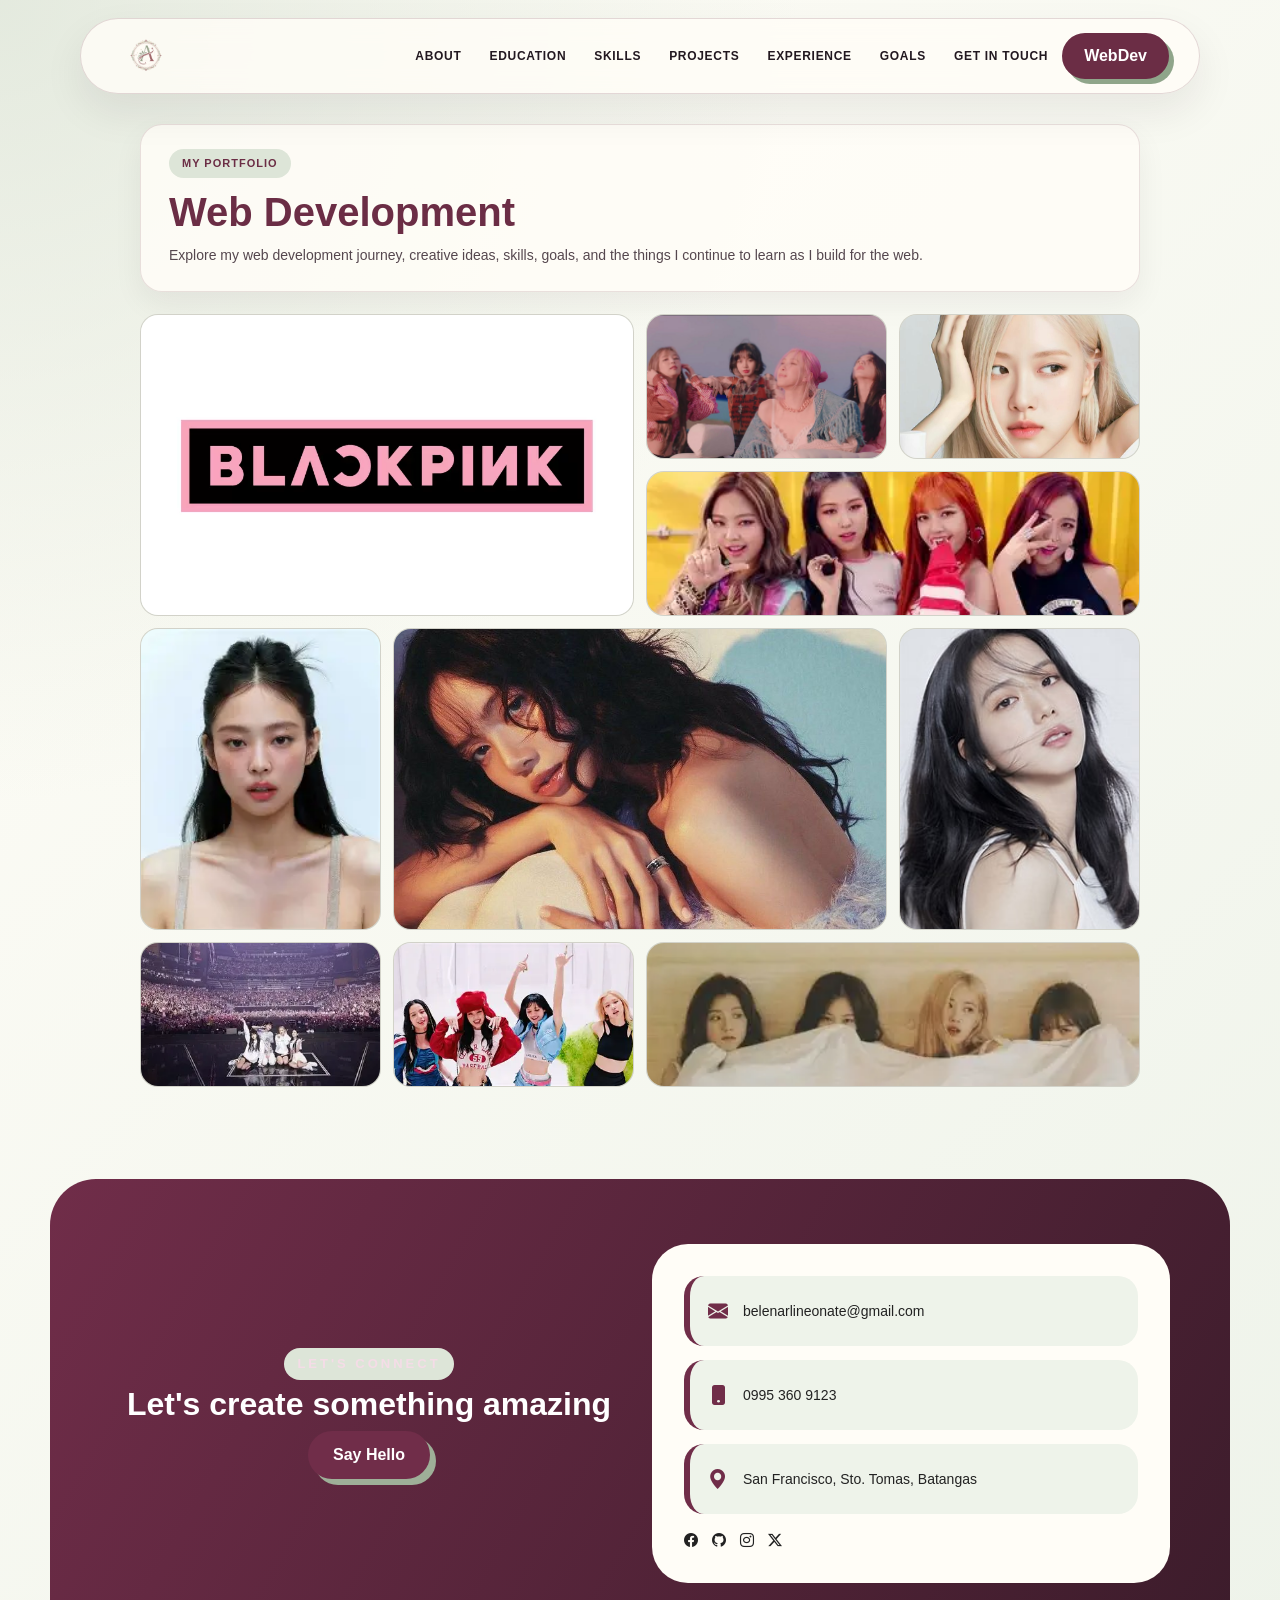
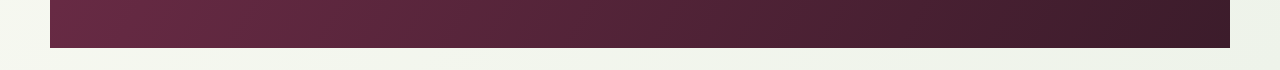
<file: activity1/index.html>
﻿
<!DOCTYPE html>
<html lang="en">
<head>
  <meta charset="UTF-8">
  <meta name="viewport" content="width=device-width, initial-scale=1.0">
  <title>Web Development | My Portfolio</title>

  <!-- Bootstrap 5 -->
  <link
    href="https://cdn.jsdelivr.net/npm/bootstrap@5.3.3/dist/css/bootstrap.min.css"
    rel="stylesheet"
  >

  <!-- Bootstrap Icons -->
  <link
    href="https://cdn.jsdelivr.net/npm/bootstrap-icons@1.11.3/font/bootstrap-icons.css"
    rel="stylesheet"
  >

  <style>
    :root {
      --primary: #8FA58A;
      --secondary: #DDE5D8;
      --text: #222222;
      --accent: #6B2D45;
      --paper: #fffdf7;
      --ink: #221820;
      --soft: #eef3ea;
    }

    * {
      box-sizing: border-box;
    }

    html {
      scroll-behavior: smooth;
    }

    body {
      margin: 0;
      min-height: 100vh;
      color: var(--text);
      font-family: Arial, sans-serif;
      background:
        radial-gradient(
          circle at top left,
          rgba(221, 229, 216, 0.8),
          transparent 38%
        ),
        linear-gradient(135deg, #fffdf7, #eef3ea);
      overflow-x: hidden;
    }

    /* NAVBAR */
    .navbar {
      margin: 18px auto 0;
      width: min(1120px, calc(100% - 34px));
      padding: 10px 18px;
      background: rgba(255, 253, 247, 0.82);
      backdrop-filter: blur(14px);
      border: 1px solid rgba(107, 45, 69, 0.18);
      border-radius: 999px;
      box-shadow: 0 18px 40px rgba(34, 24, 32, 0.08);
    }

    .logo {
      width: 70px;
      height: 44px;
      object-fit: contain;
    }

    .nav-link {
      color: var(--ink);
      font-size: 12px;
      margin: 0 6px;
      font-weight: 800;
      letter-spacing: 0.7px;
      text-transform: uppercase;
      transition: color 0.2s ease;
    }

    .nav-link:hover,
    .nav-link.active {
      color: var(--accent);
    }

    .btn-green {
      display: inline-block;
      background: var(--accent);
      color: white;
      border-radius: 999px;
      padding: 9px 20px;
      border: 2px solid var(--accent);
      font-weight: 800;
      text-decoration: none;
      box-shadow: 5px 5px 0 var(--primary);
      transition: 0.2s ease;
    }

    .btn-green:hover {
      background: var(--primary);
      color: var(--ink);
      border-color: var(--primary);
      transform: translateY(-2px);
    }

    .navbar-toggler {
      border-color: rgba(107, 45, 69, 0.3);
    }

    .navbar-toggler:focus {
      box-shadow: 0 0 0 0.15rem rgba(107, 45, 69, 0.15);
    }

    /* PAGE HEADER */
    .page-header {
      width: min(1000px, calc(100% - 32px));
      margin: 30px auto 22px;
      padding: 24px 28px;
      background: rgba(255, 253, 247, 0.85);
      border: 1px solid rgba(107, 45, 69, 0.14);
      border-radius: 22px;
      box-shadow: 0 12px 30px rgba(34, 24, 32, 0.06);
    }

    .page-header h1 {
      color: var(--accent);
      font-size: clamp(1.8rem, 4vw, 2.5rem);
      font-weight: 800;
      margin-bottom: 8px;
    }

    .page-header p {
      margin: 0;
      color: #55474e;
      line-height: 1.7;
      font-size: 14px;
    }

    .section-label {
      display: inline-block;
      color: var(--accent);
      background: var(--secondary);
      padding: 6px 13px;
      border-radius: 999px;
      font-size: 11px;
      font-weight: 800;
      letter-spacing: 1px;
      text-transform: uppercase;
      margin-bottom: 10px;
    }

    /* BENTO GRID */
    .bento-grid {
      width: min(1000px, calc(100% - 32px));
      margin: 0 auto 35px;
      display: grid;
      grid-template-columns: repeat(4, minmax(0, 1fr));
      grid-auto-rows: 145px;
      gap: 12px;
    }

    /* IMAGE CARDS */
    .bento-item {
      position: relative;
      min-width: 0;
      min-height: 0;
      border-radius: 18px;
      overflow: hidden;
      background: var(--secondary);
      border: 1px solid rgba(107, 45, 69, 0.1);
        box-shadow: none;
    }

    .bento-image {
      display: block;
      width: 100%;
      height: 100%;
      object-fit: cover;
      object-position: center;
      transition: transform 0.35s ease;
    }

    .bento-item:hover .bento-image {
      transform: scale(1.04);
    }

    /* DESKTOP GRID POSITIONS */

    /* Image 1: Large upper-left card */
    .item-1 {
      grid-column: 1 / 3;
      grid-row: 1 / 3;
    }

    /* Image 2: Upper middle */
    .item-2 {
      grid-column: 3 / 4;
      grid-row: 1 / 2;
    }

    /* Image 3: Upper-right */
    .item-3 {
      grid-column: 4 / 5;
      grid-row: 1 / 2;
    }

    /* Image 4: Middle upper-right area */
    .item-4 {
      grid-column: 3 / 5;
      grid-row: 2 / 3;
    }

    /* Image 5: Tall left card */
    .item-5 {
      grid-column: 1 / 2;
      grid-row: 3 / 5;
    }

    /* Image 6: Large middle card */
    .item-6 {
      grid-column: 2 / 4;
      grid-row: 3 / 5;
    }

    /* Image 7: Tall right card */
    .item-7 {
      grid-column: 4 / 5;
      grid-row: 3 / 5;
    }

    /* Image 8: Bottom middle-left */
    .item-8 {
      grid-column: 2 / 3;
      grid-row: 5 / 6;
    }

    /* Image 9: Bottom-right, two columns wide */
    .item-9 {
      grid-column: 3 / 5;
      grid-row: 5 / 6;
    }

    /* Image 10: Bottom-left, separate from Image 9 */
    .item-10 {
      grid-column: 1 / 2;
      grid-row: 5 / 6;
    }

/* CONTACT SECTION */
.contact-section {
  width: min(1324px, calc(100% - 34px));
  margin: 35px auto 0;
  padding: 65px 60px;
  background: linear-gradient(120deg, #702d49, #3c1c2b);
  color: white;
  border-radius: 48px 48px 0 0;
  position: relative;
  overflow: hidden;
  border: none;
  box-shadow: none;
}

.contact-section .section-label {
  color: #f5dce7;
  font-weight: 800;
  letter-spacing: 3px;
  font-size: 13px;
  margin-bottom: 5px;
}

.contact-section h3 {
  color: white;
  font-size: 32px;
  font-weight: 800;
}

.contact-section .btn-green {
  display: inline-block;
  background: #702d49;
  color: white;
  padding: 12px 25px;
  border: none;
  border-radius: 30px;
  font-weight: 700;
  box-shadow: 6px 6px 0 #9eaf98;
  text-decoration: none;
  transition: 0.2s ease;
}

.contact-section .btn-green:hover {
  transform: translateY(-3px);
}

/* CONTACT CARD */
.contact-box {
  background: #fffdf7;
  color: #222222;
  padding: 32px;
  border-radius: 36px;
  border: none;
  box-shadow: none;
}

.contact-mini {
  display: flex;
  align-items: center;
  gap: 15px;
  margin-bottom: 14px;
  padding: 20px 18px;
  background: #eef3ea;
  color: #222222;
  border-radius: 20px;
  border-left: 6px solid #702d49;
  overflow-wrap: anywhere;
}

.contact-mini i {
  color: #702d49;
  font-size: 20px;
  flex-shrink: 0;
}

/* SOCIAL ICONS */
.contact-box .social {
  display: flex;
  align-items: center;
  flex-wrap: wrap;
  gap: 14px;
  margin-top: 18px;
}

.contact-box .social a {
  display: inline-flex;
  align-items: center;
  justify-content: center;
  color: #221820;
  background: transparent;
  border: none;
  text-decoration: none;
  font-size: 18px;
  transition: 0.2s ease;
}

.contact-box .social a:hover {
  color: #702d49;
  transform: translateY(-2px);
}

/* CONTACT SECTION */
.contact-section {
  width: min(1324px, calc(100% - 34px));
  margin: 35px auto 0;
  padding: 65px 60px;
  background: linear-gradient(120deg, #702d49, #3c1c2b);
  color: white;
  border-radius: 46px 46px 0 0;
  border: none;
  box-shadow: none;
  box-sizing: border-box;
  position: relative;
  overflow: hidden;
}

/* FOOTER - SAME WIDTH AS CONTACT SECTION */
.footer {
  width: min(1324px, calc(100% - 34px));
  margin: 0 auto;
  padding: 22px 16px;
  background: transparent;
  color: var(--text);
  text-align: center;
  font-size: 14px;
  border: none;
  box-shadow: none;
  box-sizing: border-box;
}

.footer p {
  margin: 0;
}

/* MOBILE */
@media (max-width: 768px) {
  .contact-section {
    width: calc(100% - 24px);
    margin-top: 20px;
    padding: 35px 20px;
    border-radius: 30px 30px 0 0;
  }

  .footer {
    width: calc(100% - 24px);
    padding: 18px 12px;
  }
}

/* MOBILE RESPONSIVE */
@media (max-width: 768px) {
  .contact-section {
    width: calc(100% - 24px);
    padding: 38px 22px;
    border-radius: 30px 30px 0 0;
  }

  .contact-section h3 {
    font-size: 25px;
  }

  .contact-box {
    padding: 20px;
    border-radius: 26px;
  }

  .contact-mini {
    padding: 15px 12px;
    gap: 12px;
    font-size: 13px;
  }

  .contact-mini i {
    font-size: 18px;
  }

  .footer {
    width: calc(100% - 24px);
    font-size: 12px;
  }
}
    /* TABLET */
    @media (max-width: 767px) {
      .navbar {
        border-radius: 24px;
      }

      .page-header {
        margin-top: 24px;
        padding: 22px 20px;
      }

      .bento-grid {
        width: calc(100% - 24px);
        grid-template-columns: repeat(2, minmax(0, 1fr));
        grid-auto-rows: 145px;
        gap: 10px;
      }

      .item-1 {
        grid-column: 1 / 3;
        grid-row: 1 / 3;
      }

      .item-2 {
        grid-column: 1 / 2;
        grid-row: 3 / 4;
      }

      .item-3 {
        grid-column: 2 / 3;
        grid-row: 3 / 4;
      }

      .item-4 {
        grid-column: 1 / 3;
        grid-row: 4 / 5;
      }

      .item-5 {
        grid-column: 1 / 2;
        grid-row: 5 / 7;
      }

      .item-6 {
        grid-column: 2 / 3;
        grid-row: 5 / 7;
      }

      .item-7 {
        grid-column: 1 / 3;
        grid-row: 7 / 8;
      }

      .item-8 {
        grid-column: 1 / 2;
        grid-row: 8 / 9;
      }

      .item-9 {
        grid-column: 2 / 3;
        grid-row: 8 / 9;
      }

      .item-10 {
        grid-column: 1 / 3;
        grid-row: 9 / 10;
      }
    }

    /* SMALL PHONES */
    @media (max-width: 400px) {
      .bento-grid {
        grid-template-columns: minmax(0, 1fr);
        grid-auto-rows: 180px;
      }

      .item-1,
      .item-2,
      .item-3,
      .item-4,
      .item-5,
      .item-6,
      .item-7,
      .item-8,
      .item-9,
      .item-10 {
        grid-column: 1;
        grid-row: auto;
      }

      .item-6 {
        height: 220px;
      }

      .page-header h1 {
        font-size: 1.7rem;
      }
    }
  </style>
</head>

<body>

  <!-- NAVBAR -->
  <nav class="navbar navbar-expand-lg">
    <div class="container-fluid">
      <a class="navbar-brand" href="index.html">
        <img
          src="assets/logo.png"
          alt="My Portfolio Logo"
          class="logo"
        >
      </a>

      <button
        class="navbar-toggler"
        type="button"
        data-bs-toggle="collapse"
        data-bs-target="#navMenu"
        aria-controls="navMenu"
        aria-expanded="false"
        aria-label="Toggle navigation"
      >
        <span class="navbar-toggler-icon"></span>
      </button>



<div class="collapse navbar-collapse justify-content-end" id="navMenu">
  <ul class="navbar-nav align-items-center">

    <li class="nav-item">
      <a class="nav-link" href="https://arline08.github.io/index1.html#about">About</a>
    </li>

    <li class="nav-item">
      <a class="nav-link" href="https://arline08.github.io/index1.html#education">Education</a>
    </li>

    <li class="nav-item">
      <a class="nav-link" href="https://arline08.github.io/index1.html#skills">Skills</a>
    </li>

    <li class="nav-item">
      <a class="nav-link" href="https://arline08.github.io/index1.html#projects">Projects</a>
    </li>

    <li class="nav-item">
      <a class="nav-link" href="https://arline08.github.io/index1.html#experience">Experience</a>
    </li>

    <li class="nav-item">
      <a class="nav-link" href="https://arline08.github.io/index1.html#goals">Goals</a>
    </li>

    <li class="nav-item">
      <a class="nav-link" href="https://arline08.github.io/index1.html#contact">Get in Touch</a>
    </li>

 <li class="nav-item">
  <a class="btn btn-green" href="https://arline08.github.io/webdev.html">
    WebDev
  </a>
</li>

  </ul>
</div>
</nav>


  <!-- PAGE HEADER -->
  <header class="page-header">
    <span class="section-label">My Portfolio</span>
    <h1>Web Development</h1>
    <p>
      Explore my web development journey, creative ideas, skills,
      goals, and the things I continue to learn as I build for the web.
    </p>
  </header>

  <!-- BENTO GALLERY -->
  <main class="bento-grid">

    <!-- IMAGE 1 -->
    <article class="bento-item item-1">
      <img class="bento-image" src="assets/b1.png" alt="">
    </article>

    <!-- IMAGE 2 -->
    <article class="bento-item item-2">
      <img class="bento-image" src="assets/b2.png" alt="">
    </article>

    <!-- IMAGE 3 -->
    <article class="bento-item item-3">
      <img class="bento-image" src="assets/b3.png" alt="">
    </article>

    <!-- IMAGE 4 -->
    <article class="bento-item item-4">
      <img class="bento-image" src="assets/b7.png" alt="">
    </article>

    <!-- IMAGE 5 -->
    <article class="bento-item item-5">
      <img class="bento-image" src="assets/b4.png" alt="">
    </article>

    <!-- IMAGE 6 -->
    <article class="bento-item item-6">
      <img class="bento-image" src="assets/b6.png" alt="">
    </article>

    <!-- IMAGE 7 -->
    <article class="bento-item item-7">
      <img class="bento-image" src="assets/b5.png" alt="">
    </article>

    <!-- IMAGE 8 -->
    <article class="bento-item item-8">
      <img class="bento-image" src="assets/b8.png" alt="">
    </article>

    <!-- IMAGE 9 -->
    <article class="bento-item item-9">
      <img class="bento-image" src="assets/b9.png" alt="">
    </article>

    <!-- IMAGE 10 -->
    <article class="bento-item item-10">
      <img class="bento-image" src="assets/b10.png" alt="">
    </article>

  </main>

<!-- FOOTER -->
  <footer class="footer">
    <section class="contact-section" id="contact">
    <div class="row align-items-center">
      <div class="col-md-6">
        <p class="section-label">LET'S CONNECT</p>
        <h3 class="fw-bold">Let's create something amazing</h3>

        <a href="#" class="btn btn-green">Say Hello</a>
      </div>

      <div class="col-md-6 mt-4 mt-md-0">
        <div class="contact-box">
          <div class="contact-mini">
            <i class="bi bi-envelope-fill"></i>
            <span>belenarlineonate@gmail.com</span>
          </div>

          <div class="contact-mini">
            <i class="bi bi-phone-fill"></i>
            <span>0995 360 9123</span>
          </div>

          <div class="contact-mini">
            <i class="bi bi-geo-alt-fill"></i>
            <span>San Francisco, Sto. Tomas, Batangas</span>
          </div>

          <div class="social mt-3">
            <i class="bi bi-facebook"></i>
            <i class="bi bi-github"></i>
            <i class="bi bi-instagram"></i>
            <i class="bi bi-twitter-x"></i>
          </div>
        </div>
      </div>
    </div>
  </section>
  </footer>

  <!-- Bootstrap JavaScript -->
  <script src="https://cdn.jsdelivr.net/npm/bootstrap@5.3.3/dist/js/bootstrap.bundle.min.js"></script>

</body>
</html>
</file>
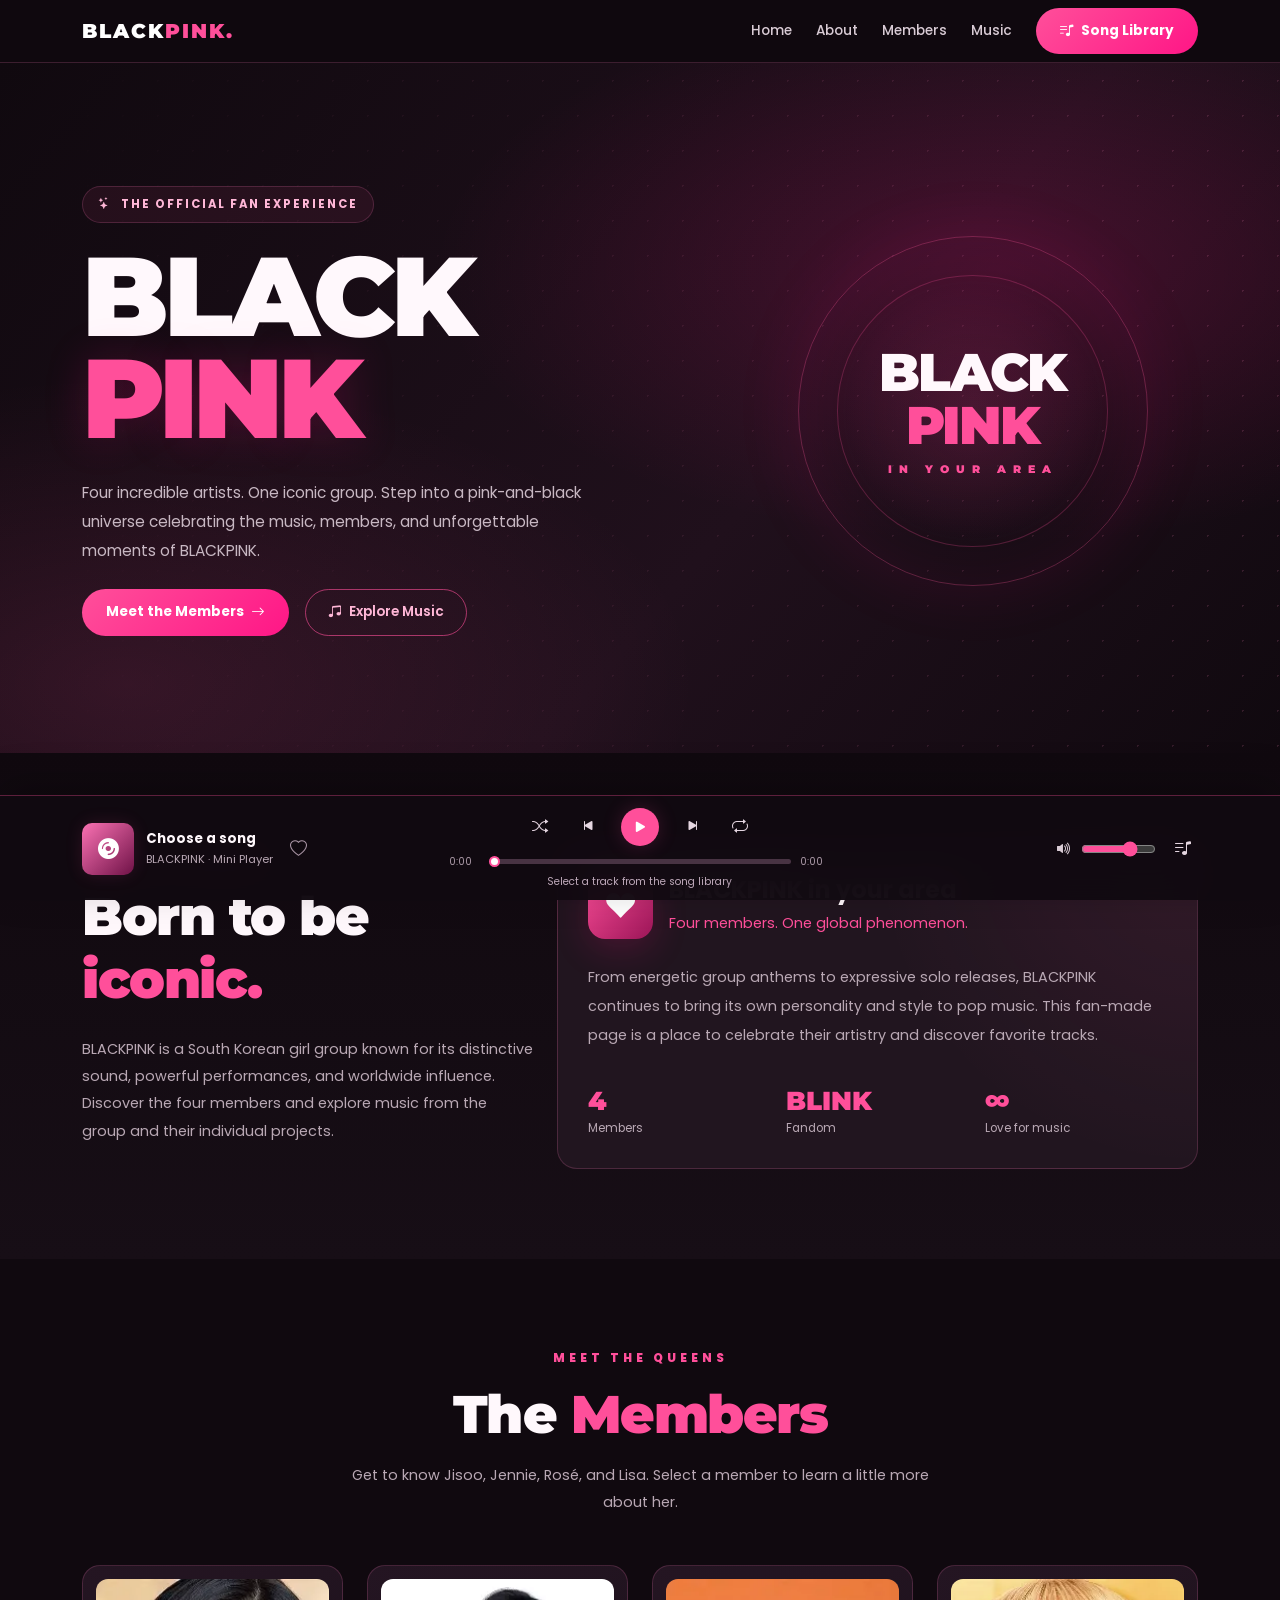
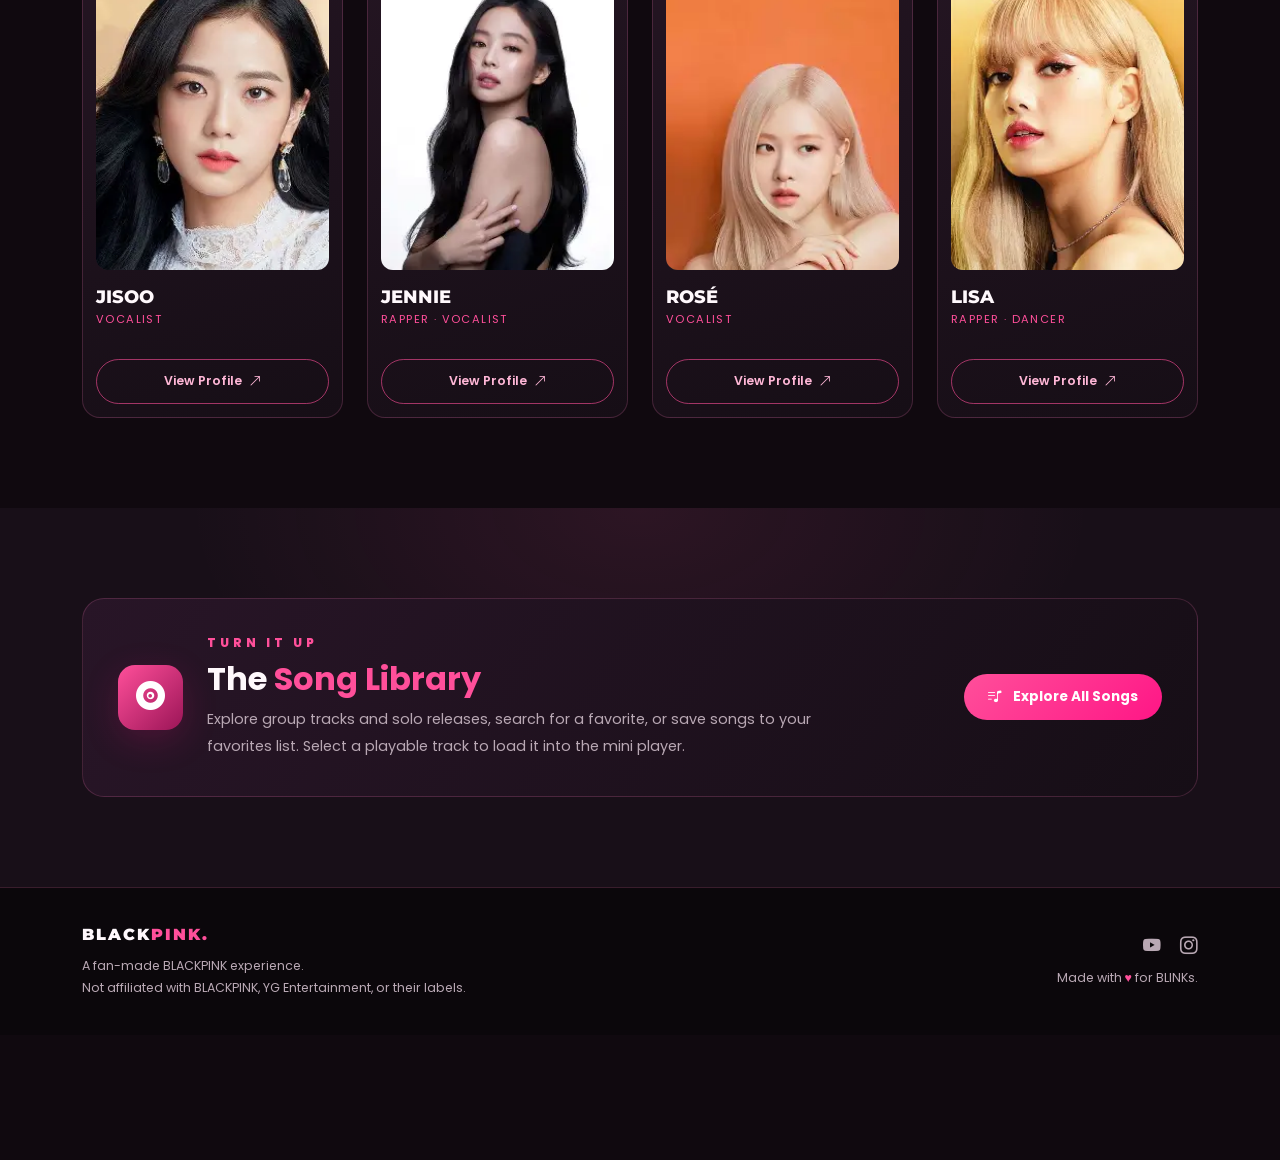
<file: activity2/index.html>
<!DOCTYPE html>
<html lang="en">
<head>
  <meta charset="UTF-8">
  <meta name="viewport" content="width=device-width, initial-scale=1">
  <meta name="theme-color" content="#10090f">

  <title>BLACKPINK | Born Pink Universe</title>

  <!-- Bootstrap -->
  <link
    href="https://cdn.jsdelivr.net/npm/bootstrap@5.3.3/dist/css/bootstrap.min.css"
    rel="stylesheet"
  >

  <!-- Bootstrap Icons -->
  <link
    href="https://cdn.jsdelivr.net/npm/bootstrap-icons@1.11.3/font/bootstrap-icons.min.css"
    rel="stylesheet"
  >

  <!-- Google Fonts -->
  <link rel="preconnect" href="https://fonts.googleapis.com">
  <link rel="preconnect" href="https://fonts.gstatic.com" crossorigin>
  <link
    href="https://fonts.googleapis.com/css2?family=Montserrat:wght@400;500;600;700;800;900&family=Poppins:wght@300;400;500;600;700&display=swap"
    rel="stylesheet"
  >

  <style>
    :root {
      --pink: #ff4f9a;
      --hot-pink: #ff1686;
      --light-pink: #ffb7d7;
      --black: #10090f;
      --dark: #191019;
      --card: #21151f;
      --muted: #b9a8b4;
      --white: #fff8fc;
      --border: rgba(255, 125, 185, 0.19);
    }

    * {
      box-sizing: border-box;
    }

    html {
      scroll-behavior: smooth;
      scroll-padding-top: 90px;
    }

    body {
      margin: 0;
      padding-bottom: 125px;
      background: var(--black);
      color: var(--white);
      font-family: "Poppins", sans-serif;
      overflow-x: hidden;
    }

    a {
      color: inherit;
      text-decoration: none;
    }

    button {
      font-family: inherit;
    }

    .text-pink {
      color: var(--pink) !important;
    }

    .section-label {
      color: var(--pink);
      font-size: .75rem;
      font-weight: 800;
      letter-spacing: 4px;
      text-transform: uppercase;
    }

    .section-title {
      font-family: "Montserrat", sans-serif;
      font-size: clamp(2rem, 5vw, 3.3rem);
      font-weight: 900;
      letter-spacing: -1.5px;
    }

    .navbar {
      background: rgba(16, 9, 15, .91);
      border-bottom: 1px solid var(--border);
      backdrop-filter: blur(16px);
    }

    .navbar-brand {
      font-family: "Montserrat", sans-serif;
      font-weight: 900;
      letter-spacing: 2px;
    }

    .brand-pink {
      color: var(--pink);
    }

    .navbar .nav-link {
      color: #d9cbd5;
      font-size: .85rem;
      font-weight: 500;
      transition: color .2s;
    }

    .navbar .nav-link:hover,
    .navbar .nav-link:focus {
      color: var(--pink);
    }

    .navbar-toggler {
      border-color: var(--border);
    }

    .navbar-toggler:focus {
      box-shadow: 0 0 0 .2rem rgba(255, 79, 154, .25);
    }

    .hero {
      min-height: 690px;
      position: relative;
      display: flex;
      align-items: center;
      overflow: hidden;
      background:
        radial-gradient(ellipse at 78% 30%, rgba(255, 22, 134, .18), transparent 40%),
        radial-gradient(ellipse at 10% 90%, rgba(255, 79, 154, .12), transparent 35%),
        linear-gradient(130deg, #10090f, #20101c 60%, #10090f);
    }

    .hero::before {
      content: "";
      position: absolute;
      inset: 0;
      pointer-events: none;
      opacity: .15;
      background-image: radial-gradient(#ff8abc 1px, transparent 1px);
      background-size: 35px 35px;
      mask-image: linear-gradient(to right, transparent, black);
    }

    .hero-content {
      position: relative;
      z-index: 1;
      padding-top: 70px;
      padding-bottom: 65px;
    }

    .hero-kicker {
      display: inline-flex;
      align-items: center;
      gap: 9px;
      padding: 9px 15px;
      margin-bottom: 23px;
      border: 1px solid var(--border);
      border-radius: 50px;
      background: rgba(255, 79, 154, .08);
      color: var(--light-pink);
      font-size: .72rem;
      letter-spacing: 2px;
      font-weight: 700;
    }

    .hero h1 {
      font-family: "Montserrat", sans-serif;
      font-size: clamp(3.2rem, 10vw, 7rem);
      line-height: .91;
      letter-spacing: -5px;
      font-weight: 900;
      margin-bottom: 28px;
    }

    .hero h1 span {
      color: var(--pink);
      text-shadow: 0 0 45px rgba(255, 22, 134, .2);
    }

    .hero-description {
      max-width: 510px;
      color: #c8b8c3;
      font-size: .96rem;
      line-height: 1.9;
    }

    .btn-pink {
      background: linear-gradient(135deg, var(--pink), var(--hot-pink));
      color: white;
      border: 0;
      border-radius: 50px;
      padding: 13px 24px;
      font-size: .85rem;
      font-weight: 700;
      transition: transform .2s, box-shadow .2s;
    }

    .btn-pink:hover {
      color: white;
      transform: translateY(-2px);
      box-shadow: 0 8px 25px rgba(255, 22, 134, .24);
    }

    .btn-outline-pink {
      border: 1px solid rgba(255, 79, 154, .6);
      color: var(--light-pink);
      border-radius: 50px;
      padding: 12px 22px;
      font-size: .85rem;
      font-weight: 600;
    }

    .btn-outline-pink:hover {
      background: rgba(255, 79, 154, .12);
      border-color: var(--pink);
      color: white;
    }

    .hero-art {
      position: relative;
      min-height: 400px;
      display: flex;
      align-items: center;
      justify-content: center;
    }

    .hero-ring {
      width: min(350px, 80vw);
      aspect-ratio: 1;
      border: 1px solid rgba(255, 79, 154, .3);
      border-radius: 50%;
      display: flex;
      align-items: center;
      justify-content: center;
      box-shadow:
        0 0 70px rgba(255, 22, 134, .09),
        inset 0 0 60px rgba(255, 22, 134, .05);
      animation: ringGlow 4s ease-in-out infinite alternate;
    }

    .hero-ring-inner {
      width: 78%;
      aspect-ratio: 1;
      border: 1px solid rgba(255, 79, 154, .25);
      border-radius: 50%;
      display: flex;
      align-items: center;
      justify-content: center;
      background: radial-gradient(circle, rgba(255, 79, 154, .12), transparent 68%);
    }

    .hero-logo {
      font-family: "Montserrat", sans-serif;
      text-align: center;
      font-size: clamp(2rem, 5vw, 3.3rem);
      font-weight: 900;
      letter-spacing: -2px;
      line-height: 1;
    }

    .hero-logo small {
      display: block;
      margin-top: 12px;
      color: var(--pink);
      font-size: .7rem;
      letter-spacing: 7px;
    }

    @keyframes ringGlow {
      from {
        transform: scale(.98);
        box-shadow: 0 0 35px rgba(255, 22, 134, .06);
      }
      to {
        transform: scale(1.02);
        box-shadow: 0 0 80px rgba(255, 22, 134, .15);
      }
    }

    section {
      padding: 90px 0;
    }

    .section-intro {
      max-width: 620px;
      color: var(--muted);
      line-height: 1.9;
      font-size: .9rem;
    }

    .about-section {
      background: linear-gradient(180deg, #10090f, #170e16);
    }

    .about-panel {
      height: 100%;
      padding: 30px;
      border-radius: 20px;
      border: 1px solid var(--border);
      background:
        radial-gradient(circle at top right, rgba(255, 79, 154, .08), transparent 45%),
        var(--card);
    }

    .about-panel p {
      color: var(--muted);
      font-size: .9rem;
      line-height: 2;
    }

    .stat-number {
      font-family: "Montserrat", sans-serif;
      font-size: 1.6rem;
      font-weight: 900;
      color: var(--pink);
    }

    .stat-label {
      color: var(--muted);
      font-size: .73rem;
    }

    .members-section {
      background: #10090f;
    }

    .member-card {
      position: relative;
      height: 100%;
      padding: 13px;
      border-radius: 18px;
      border: 1px solid var(--border);
      background: linear-gradient(160deg, #241522, #160e16);
      transition: transform .25s, border-color .25s, box-shadow .25s;
      overflow: hidden;
    }

    .member-card:hover {
      transform: translateY(-7px);
      border-color: rgba(255, 79, 154, .65);
      box-shadow: 0 15px 35px rgba(0, 0, 0, .22);
    }

    .member-photo {
      width: 100%;
      aspect-ratio: 4 / 5;
      object-fit: cover;
      object-position: center top;
      border-radius: 12px;
      background: #30202c;
    }

    .member-name {
      margin: 16px 0 4px;
      font-family: "Montserrat", sans-serif;
      font-size: 1.1rem;
      font-weight: 800;
    }

    .member-role {
      color: var(--pink);
      font-size: .7rem;
      letter-spacing: 1.4px;
      text-transform: uppercase;
    }

    .member-card .btn {
      width: 100%;
      margin-top: 15px;
      font-size: .78rem;
    }

    .songs-section {
      background:
        radial-gradient(ellipse at 50% 0%, rgba(255, 79, 154, .09), transparent 50%),
        #180f18;
    }

    .song-feature {
      padding: 35px;
      border-radius: 22px;
      border: 1px solid var(--border);
      background: linear-gradient(125deg, #281527, #160e16);
    }

    .song-feature-icon {
      width: 65px;
      height: 65px;
      display: grid;
      place-items: center;
      border-radius: 17px;
      color: white;
      font-size: 1.8rem;
      background: linear-gradient(135deg, var(--pink), #9b1557);
      box-shadow: 0 10px 35px rgba(255, 22, 134, .18);
    }

    .modal-content {
      background: #170f17;
      color: var(--white);
      border: 1px solid var(--border);
      border-radius: 18px;
      overflow: hidden;
    }

    .modal-header,
    .modal-footer {
      border-color: var(--border);
    }

    .btn-close {
      filter: invert(1);
    }

    .form-control,
    .form-select {
      background-color: #241724;
      color: var(--white);
      border-color: var(--border);
    }

    .form-control:focus,
    .form-select:focus {
      background-color: #241724;
      color: white;
      border-color: var(--pink);
      box-shadow: 0 0 0 .2rem rgba(255, 79, 154, .13);
    }

    .form-control::placeholder {
      color: #a993a5;
    }

    .form-select option {
      background: #241724;
      color: white;
    }

    .filter-btn {
      padding: 8px 14px;
      border: 1px solid var(--border);
      border-radius: 30px;
      background: #211521;
      color: #d9cbd5;
      font-size: .75rem;
      white-space: nowrap;
    }

    .filter-btn:hover,
    .filter-btn.active {
      background: var(--pink);
      color: white;
      border-color: var(--pink);
    }

    .song-row {
      display: flex;
      align-items: center;
      gap: 13px;
      padding: 12px;
      margin-bottom: 9px;
      border: 1px solid transparent;
      border-radius: 13px;
      background: #211521;
      transition: border-color .2s, background .2s;
    }

    .song-row:hover,
    .song-row.playing {
      border-color: rgba(255, 79, 154, .48);
      background: #2a1929;
    }

    .song-cover {
      width: 51px;
      height: 51px;
      flex-shrink: 0;
      display: grid;
      place-items: center;
      border-radius: 10px;
      background: linear-gradient(135deg, #4c1736, #e73585);
      color: white;
      font-size: 1.2rem;
    }

    .song-info {
      min-width: 0;
      flex: 1;
    }

    .song-info h6 {
      margin: 0 0 4px;
      font-size: .86rem;
      font-weight: 700;
      overflow-wrap: anywhere;
    }

    .song-info p {
      margin: 0;
      color: var(--muted);
      font-size: .7rem;
    }

    .song-action {
      width: 37px;
      height: 37px;
      flex-shrink: 0;
      border: 1px solid var(--border);
      border-radius: 50%;
      color: var(--pink);
      background: transparent;
    }

    .song-action:hover {
      background: rgba(255, 79, 154, .13);
    }

    /* MINI MUSIC PLAYER */

    .mini-player {
      position: fixed;
      z-index: 1035;
      bottom: 0;
      left: 0;
      right: 0;
      padding: 12px 0 10px;
      background: rgba(17, 10, 17, .96);
      border-top: 1px solid rgba(255, 79, 154, .32);
      backdrop-filter: blur(22px);
      box-shadow: 0 -12px 40px rgba(0, 0, 0, .23);
    }

    .player-inner {
      display: grid;
      grid-template-columns: minmax(0, 1fr) minmax(170px, 1.1fr) minmax(0, 1fr);
      gap: 20px;
      align-items: center;
    }

    .player-track {
      display: flex;
      align-items: center;
      gap: 12px;
      min-width: 0;
    }

    .player-art {
      width: 52px;
      height: 52px;
      flex-shrink: 0;
      display: grid;
      place-items: center;
      border-radius: 10px;
      overflow: hidden;
      color: white;
      font-size: 1.3rem;
      background: linear-gradient(135deg, #fa72b3, #6f1247);
      box-shadow: 0 0 18px rgba(255, 79, 154, .12);
    }

    .player-art img {
      width: 100%;
      height: 100%;
      object-fit: cover;
    }

    .player-track-info {
      min-width: 0;
    }

    .player-track-info h6 {
      margin: 0 0 4px;
      font-size: .83rem;
      font-weight: 700;
      white-space: nowrap;
      overflow: hidden;
      text-overflow: ellipsis;
    }

    .player-track-info p {
      margin: 0;
      color: var(--muted);
      font-size: .7rem;
      white-space: nowrap;
      overflow: hidden;
      text-overflow: ellipsis;
    }

    .player-heart {
      border: 0;
      background: transparent;
      color: #a995a5;
      padding: 5px;
      font-size: 1.05rem;
    }

    .player-heart.active {
      color: var(--pink);
    }

    .player-center {
      width: 100%;
      min-width: 0;
    }

    .player-controls {
      display: flex;
      align-items: center;
      justify-content: center;
      gap: 18px;
      margin-bottom: 8px;
    }

    .control-btn {
      display: grid;
      place-items: center;
      padding: 0;
      width: 30px;
      height: 30px;
      border: 0;
      background: transparent;
      color: #e5d6e1;
      font-size: 1rem;
    }

    .control-btn:hover,
    .control-btn.active {
      color: var(--pink);
    }

    .play-btn {
      width: 38px;
      height: 38px;
      border-radius: 50%;
      background: var(--pink);
      color: white;
      font-size: 1.15rem;
      box-shadow: 0 0 20px rgba(255, 79, 154, .18);
    }

    .play-btn:hover {
      background: var(--hot-pink);
      color: white;
      transform: scale(1.05);
    }

    .player-progress {
      display: flex;
      align-items: center;
      gap: 9px;
    }

    .time-label {
      min-width: 31px;
      color: #ad9ba9;
      font-size: .63rem;
      font-variant-numeric: tabular-nums;
    }

    .progress-range {
      --range-progress: 0%;
      width: 100%;
      height: 5px;
      appearance: none;
      -webkit-appearance: none;
      border-radius: 10px;
      outline: none;
      cursor: pointer;
      background: linear-gradient(
        to right,
        var(--pink) 0%,
        var(--pink) var(--range-progress),
        #483343 var(--range-progress),
        #483343 100%
      );
    }

    .progress-range::-webkit-slider-thumb {
      appearance: none;
      -webkit-appearance: none;
      width: 11px;
      height: 11px;
      border-radius: 50%;
      background: white;
      border: 2px solid var(--pink);
    }

    .progress-range::-moz-range-thumb {
      width: 9px;
      height: 9px;
      border-radius: 50%;
      background: white;
      border: 2px solid var(--pink);
    }

    .player-extra {
      display: flex;
      align-items: center;
      justify-content: flex-end;
      gap: 12px;
    }

    .volume-control {
      display: flex;
      align-items: center;
      gap: 9px;
      max-width: 150px;
    }

    .volume-control i {
      color: #d9cbd5;
    }

    .volume-range {
      width: 75px;
      accent-color: var(--pink);
      cursor: pointer;
    }

    .player-status {
      display: block;
      margin-top: 5px;
      color: #bca7b8;
      font-size: .65rem;
      text-align: center;
    }

    .footer {
      padding: 35px 0;
      background: #0b070b;
      border-top: 1px solid var(--border);
    }

    .footer p {
      margin: 0;
      color: var(--muted);
      font-size: .78rem;
      line-height: 1.8;
    }

    .footer-socials a {
      color: var(--muted);
      margin-left: 14px;
      font-size: 1.1rem;
    }

    .footer-socials a:hover {
      color: var(--pink);
    }

    .back-to-top {
      position: fixed;
      right: 20px;
      bottom: 145px;
      z-index: 1020;
      width: 42px;
      height: 42px;
      border-radius: 50%;
      border: 1px solid var(--border);
      background: #281525;
      color: var(--pink);
      display: none;
      place-items: center;
    }

    .back-to-top.visible {
      display: grid;
    }

    .empty-state {
      padding: 30px 10px;
      color: var(--muted);
      text-align: center;
    }

    @media (max-width: 767.98px) {
      body {
        padding-bottom: 158px;
      }

      .hero {
        min-height: auto;
      }

      .hero h1 {
        letter-spacing: -2px;
      }

      .hero-art {
        min-height: 280px;
      }

      section {
        padding: 65px 0;
      }

      .song-feature {
        padding: 24px;
      }

      .player-inner {
        grid-template-columns: minmax(0, 1fr) auto;
        gap: 8px 12px;
      }

      .player-track {
        grid-column: 1;
        grid-row: 1;
      }

      .player-center {
        grid-column: 1 / -1;
        grid-row: 2;
      }

      .player-extra {
        grid-column: 2;
        grid-row: 1;
      }

      .player-art {
        width: 43px;
        height: 43px;
      }

      .player-track-info h6 {
        font-size: .76rem;
      }

      .player-track-info p {
        font-size: .65rem;
      }

      .player-controls {
        gap: 14px;
        margin-bottom: 5px;
      }

      .play-btn {
        width: 34px;
        height: 34px;
      }

      .volume-control {
        display: none;
      }

      .mini-player {
        padding: 9px 0 8px;
      }

      .back-to-top {
        bottom: 172px;
      }
    }

    @media (max-width: 380px) {
      .player-extra {
        gap: 5px;
      }

      .player-controls {
        gap: 9px;
      }

      .player-track {
        gap: 8px;
      }

      .control-btn {
        width: 27px;
      }

      .player-heart {
        font-size: .9rem;
      }
    }

    @media (prefers-reduced-motion: reduce) {
      *,
      *::before,
      *::after {
        scroll-behavior: auto !important;
        animation-duration: .01ms !important;
        transition-duration: .01ms !important;
      }
    }
  </style>
</head>

<body>

  <!-- NAVIGATION -->
  <nav class="navbar navbar-expand-lg navbar-dark sticky-top">
    <div class="container">
      <a class="navbar-brand" href="#home">
        BLACK<span class="brand-pink">PINK</span><span class="text-pink">.</span>
      </a>

      <button
        class="navbar-toggler"
        type="button"
        data-bs-toggle="collapse"
        data-bs-target="#mainNavbar"
        aria-controls="mainNavbar"
        aria-expanded="false"
        aria-label="Toggle navigation"
      >
        <span class="navbar-toggler-icon"></span>
      </button>

      <div class="collapse navbar-collapse" id="mainNavbar">
        <ul class="navbar-nav ms-auto align-items-lg-center gap-lg-2">
          <li class="nav-item">
            <a class="nav-link" href="#home">Home</a>
          </li>
          <li class="nav-item">
            <a class="nav-link" href="#about">About</a>
          </li>
          <li class="nav-item">
            <a class="nav-link" href="#members">Members</a>
          </li>
          <li class="nav-item">
            <a class="nav-link" href="#songs">Music</a>
          </li>
          <li class="nav-item ms-lg-2">
            <button
              class="btn btn-pink btn-sm"
              type="button"
              data-bs-toggle="modal"
              data-bs-target="#songsModal"
            >
              <i class="bi bi-music-note-list me-1"></i>
              Song Library
            </button>
          </li>
        </ul>
      </div>
    </div>
  </nav>

  <!-- HERO -->
  <header class="hero" id="home">
    <div class="container hero-content">
      <div class="row align-items-center g-4">
        <div class="col-lg-7">
          <div class="hero-kicker">
            <i class="bi bi-stars"></i>
            <span>THE OFFICIAL FAN EXPERIENCE</span>
          </div>

          <h1>
            BLACK<br>
            <span>PINK</span>
          </h1>

          <p class="hero-description">
            Four incredible artists. One iconic group.
            Step into a pink-and-black universe celebrating the music,
            members, and unforgettable moments of BLACKPINK.
          </p>

          <div class="d-flex flex-wrap gap-3 mt-4">
            <a href="#members" class="btn btn-pink">
              Meet the Members <i class="bi bi-arrow-right ms-1"></i>
            </a>

            <button
              class="btn btn-outline-pink"
              type="button"
              data-bs-toggle="modal"
              data-bs-target="#songsModal"
            >
              <i class="bi bi-music-note-beamed me-1"></i>
              Explore Music
            </button>
          </div>
        </div>

        <div class="col-lg-5">
          <div class="hero-art">
            <div class="hero-ring">
              <div class="hero-ring-inner">
                <div class="hero-logo">
                  BLACK<br><span class="text-pink">PINK</span>
                  <small>IN YOUR AREA</small>
                </div>
              </div>
            </div>
          </div>
        </div>
      </div>
    </div>
  </header>

  <!-- ABOUT -->
  <section class="about-section" id="about">
    <div class="container">
      <div class="row align-items-center g-4">
        <div class="col-lg-5">
          <p class="section-label mb-3">Beyond the music</p>
          <h2 class="section-title mb-4">
            Born to be<br><span class="text-pink">iconic.</span>
          </h2>

          <p class="section-intro">
            BLACKPINK is a South Korean girl group known for its distinctive
            sound, powerful performances, and worldwide influence.
            Discover the four members and explore music from the group
            and their individual projects.
          </p>
        </div>

        <div class="col-lg-7">
          <div class="about-panel">
            <div class="d-flex align-items-center gap-3 mb-4">
              <div class="song-feature-icon">
                <i class="bi bi-suit-heart-fill"></i>
              </div>
              <div>
                <h4 class="fw-bold mb-1">BLACKPINK in your area</h4>
                <p class="mb-0 text-pink small">Four members. One global phenomenon.</p>
              </div>
            </div>

            <p>
              From energetic group anthems to expressive solo releases,
              BLACKPINK continues to bring its own personality and style
              to pop music. This fan-made page is a place to celebrate
              their artistry and discover favorite tracks.
            </p>

            <div class="row g-3 mt-2">
              <div class="col-4">
                <div class="stat-number">4</div>
                <div class="stat-label">Members</div>
              </div>
              <div class="col-4">
                <div class="stat-number">BLINK</div>
                <div class="stat-label">Fandom</div>
              </div>
              <div class="col-4">
                <div class="stat-number">∞</div>
                <div class="stat-label">Love for music</div>
              </div>
            </div>
          </div>
        </div>
      </div>
    </div>
  </section>

  <!-- MEMBERS -->
  <section class="members-section" id="members">
    <div class="container">
      <div class="text-center mb-5">
        <p class="section-label mb-3">Meet the queens</p>
        <h2 class="section-title">The <span class="text-pink">Members</span></h2>
        <p class="section-intro mx-auto mt-3">
          Get to know Jisoo, Jennie, Rosé, and Lisa.
          Select a member to learn a little more about her.
        </p>
      </div>

      <div class="row g-4">
        <!-- JISOO -->
        <div class="col-6 col-lg-3">
          <article class="member-card">
            <img
              class="member-photo"
              src="assets/jisoo.jpg"
              alt="Jisoo"
              loading="lazy"
            >
            <h3 class="member-name">JISOO</h3>
            <p class="member-role">Vocalist</p>
            <button
              class="btn btn-outline-pink"
              type="button"
              data-member="jisoo"
            >
              View Profile <i class="bi bi-arrow-up-right ms-1"></i>
            </button>
          </article>
        </div>

        <!-- JENNIE -->
        <div class="col-6 col-lg-3">
          <article class="member-card">
            <img
              class="member-photo"
              src="assets/jennie.jpg"
              alt="Jennie"
              loading="lazy"
            >
            <h3 class="member-name">JENNIE</h3>
            <p class="member-role">Rapper · Vocalist</p>
            <button
              class="btn btn-outline-pink"
              type="button"
              data-member="jennie"
            >
              View Profile <i class="bi bi-arrow-up-right ms-1"></i>
            </button>
          </article>
        </div>

        <!-- ROSÉ -->
        <div class="col-6 col-lg-3">
          <article class="member-card">
            <img
              class="member-photo"
              src="assets/rose.jpg"
              alt="Rosé"
              loading="lazy"
            >
            <h3 class="member-name">ROSÉ</h3>
            <p class="member-role">Vocalist</p>
            <button
              class="btn btn-outline-pink"
              type="button"
              data-member="rose"
            >
              View Profile <i class="bi bi-arrow-up-right ms-1"></i>
            </button>
          </article>
        </div>

        <!-- LISA -->
        <div class="col-6 col-lg-3">
          <article class="member-card">
            <img
              class="member-photo"
              src="assets/lisa.png"
              alt="Lisa"
              loading="lazy"
            >
            <h3 class="member-name">LISA</h3>
            <p class="member-role">Rapper · Dancer</p>
            <button
              class="btn btn-outline-pink"
              type="button"
              data-member="lisa"
            >
              View Profile <i class="bi bi-arrow-up-right ms-1"></i>
            </button>
          </article>
        </div>
      </div>
    </div>
  </section>

  <!-- MUSIC LIBRARY INTRO -->
  <section class="songs-section" id="songs">
    <div class="container">
      <div class="song-feature">
        <div class="row align-items-center g-4">
          <div class="col-md-auto">
            <div class="song-feature-icon">
              <i class="bi bi-vinyl-fill"></i>
            </div>
          </div>

          <div class="col">
            <p class="section-label mb-2">Turn it up</p>
            <h2 class="h2 fw-bold mb-2">
              The <span class="text-pink">Song Library</span>
            </h2>
            <p class="section-intro mb-0">
              Explore group tracks and solo releases, search for a favorite,
              or save songs to your favorites list.
              Select a playable track to load it into the mini player.
            </p>
          </div>

          <div class="col-md-auto">
            <button
              class="btn btn-pink"
              type="button"
              data-bs-toggle="modal"
              data-bs-target="#songsModal"
            >
              <i class="bi bi-music-note-list me-2"></i>
              Explore All Songs
            </button>
          </div>
        </div>
      </div>
    </div>
  </section>

  <!-- FOOTER -->
  <footer class="footer">
    <div class="container">
      <div class="row align-items-center g-3">
        <div class="col-md">
          <a class="navbar-brand" href="#home">
            BLACK<span class="brand-pink">PINK</span><span class="text-pink">.</span>
          </a>
          <p class="mt-2">
            A fan-made BLACKPINK experience.<br>
            Not affiliated with BLACKPINK, YG Entertainment, or their labels.
          </p>
        </div>

        <div class="col-md-auto text-md-end">
          <div class="footer-socials mb-2">
            <a href="https://www.youtube.com/@BLACKPINK" target="_blank"
               rel="noopener noreferrer" aria-label="BLACKPINK YouTube">
              <i class="bi bi-youtube"></i>
            </a>
            <a href="https://www.instagram.com/blackpinkofficial/"
               target="_blank" rel="noopener noreferrer"
               aria-label="BLACKPINK Instagram">
              <i class="bi bi-instagram"></i>
            </a>
          </div>
          <p>Made with <span class="text-pink">♥</span> for BLINKs.</p>
        </div>
      </div>
    </div>
  </footer>

  <!-- MEMBER PROFILE MODAL -->
  <div
    class="modal fade"
    id="memberModal"
    tabindex="-1"
    aria-labelledby="memberModalTitle"
    aria-hidden="true"
  >
    <div class="modal-dialog modal-dialog-centered">
      <div class="modal-content">
        <div class="modal-header">
          <h5 class="modal-title fw-bold" id="memberModalTitle">Member Profile</h5>
          <button
            type="button"
            class="btn-close"
            data-bs-dismiss="modal"
            aria-label="Close"
          ></button>
        </div>

        <div class="modal-body">
          <div class="row align-items-center g-3">
            <div class="col-5">
              <img
                id="profileImage"
                src="assets/jisoo.jpg"
                alt=""
                class="img-fluid rounded-3"
              >
            </div>
            <div class="col-7">
              <p class="section-label mb-2" id="profileRole"></p>
              <h3 class="fw-bold" id="profileName"></h3>
              <p class="text-secondary small" id="profileDescription"></p>
            </div>
          </div>
        </div>

        <div class="modal-footer">
          <button
            type="button"
            class="btn btn-outline-pink"
            data-bs-dismiss="modal"
          >Close</button>
        </div>
      </div>
    </div>
  </div>

  <!-- SONG LIBRARY MODAL -->
  <div
    class="modal fade"
    id="songsModal"
    tabindex="-1"
    aria-labelledby="songsModalTitle"
    aria-hidden="true"
  >
    <div class="modal-dialog modal-dialog-centered modal-dialog-scrollable modal-lg">
      <div class="modal-content">
        <div class="modal-header">
          <div>
            <p class="section-label mb-1">Your music collection</p>
            <h5 class="modal-title fw-bold" id="songsModalTitle">
              BLACK<span class="text-pink">PINK</span> Songs
            </h5>
          </div>

          <button
            type="button"
            class="btn-close"
            data-bs-dismiss="modal"
            aria-label="Close"
          ></button>
        </div>

        <div class="modal-body">
          <label for="songSearch" class="visually-hidden">Search songs</label>
          <div class="input-group mb-3">
            <span class="input-group-text bg-transparent text-pink"
                  style="border-color: var(--border)">
              <i class="bi bi-search"></i>
            </span>
            <input
              type="search"
              id="songSearch"
              class="form-control"
              placeholder="Search songs or artists..."
              autocomplete="off"
            >
          </div>

          <div class="d-flex gap-2 flex-wrap mb-4" id="songFilters">
            <button class="filter-btn active" data-filter="all">All Songs</button>
            <button class="filter-btn" data-filter="group">BLACKPINK</button>
            <button class="filter-btn" data-filter="jennie">Jennie</button>
            <button class="filter-btn" data-filter="jisoo">Jisoo</button>
            <button class="filter-btn" data-filter="rose">Rosé</button>
            <button class="filter-btn" data-filter="lisa">Lisa</button>
            <button class="filter-btn" data-filter="favorites">
              <i class="bi bi-heart-fill me-1"></i>Favorites
            </button>
          </div>

          <div id="songList" aria-live="polite"></div>

          <p class="small mt-3 mb-0" style="color: var(--muted)">
            <i class="bi bi-info-circle me-1"></i>
            Songs without an audio file can still be explored, but cannot be
            played until you add an authorized audio file.
          </p>
        </div>

        <div class="modal-footer justify-content-between">
          <span class="small" style="color: var(--muted)" id="songCount"></span>
          <button
            type="button"
            class="btn btn-outline-pink"
            data-bs-dismiss="modal"
          >Done</button>
        </div>
      </div>
    </div>
  </div>

  <!-- MINI MUSIC PLAYER -->
  <div class="mini-player" id="miniPlayer">
    <div class="container">
      <div class="player-inner">

        <!-- Current track -->
        <div class="player-track">
          <div class="player-art" id="playerArt">
            <i class="bi bi-disc-fill"></i>
          </div>

          <div class="player-track-info">
            <h6 id="playerTitle">Choose a song</h6>
            <p id="playerArtist">BLACKPINK · Mini Player</p>
          </div>

          <button
            class="player-heart"
            id="playerFavorite"
            type="button"
            aria-label="Add current song to favorites"
            title="Toggle favorite"
          >
            <i class="bi bi-heart"></i>
          </button>
        </div>

        <!-- Playback controls -->
        <div class="player-center">
          <div class="player-controls">
            <button
              class="control-btn"
              id="shuffleBtn"
              type="button"
              title="Shuffle"
              aria-label="Toggle shuffle"
              aria-pressed="false"
            >
              <i class="bi bi-shuffle"></i>
            </button>

            <button
              class="control-btn"
              id="previousBtn"
              type="button"
              title="Previous track"
              aria-label="Previous track"
            >
              <i class="bi bi-skip-start-fill"></i>
            </button>

            <button
              class="control-btn play-btn"
              id="playPauseBtn"
              type="button"
              aria-label="Play"
              title="Play or pause"
            >
              <i class="bi bi-play-fill"></i>
            </button>

            <button
              class="control-btn"
              id="nextBtn"
              type="button"
              title="Next track"
              aria-label="Next track"
            >
              <i class="bi bi-skip-end-fill"></i>
            </button>

            <button
              class="control-btn"
              id="repeatBtn"
              type="button"
              title="Repeat off"
              aria-label="Toggle repeat"
              aria-pressed="false"
            >
              <i class="bi bi-repeat"></i>
            </button>
          </div>

          <div class="player-progress">
            <span class="time-label" id="currentTime">0:00</span>
            <input
              type="range"
              class="progress-range"
              id="progressBar"
              min="0"
              max="100"
              value="0"
              step="0.1"
              aria-label="Seek through song"
            >
            <span class="time-label" id="duration">0:00</span>
          </div>

          <span class="player-status" id="playerStatus" role="status">
            Select a track from the song library
          </span>
        </div>

        <!-- Volume -->
        <div class="player-extra">
          <div class="volume-control">
            <i class="bi bi-volume-up-fill" id="volumeIcon"></i>
            <input
              type="range"
              class="volume-range"
              id="volumeBar"
              min="0"
              max="1"
              value="0.7"
              step="0.05"
              aria-label="Volume"
            >
          </div>

          <button
            class="control-btn"
            type="button"
            id="openLibraryBtn"
            title="Open song library"
            aria-label="Open song library"
          >
            <i class="bi bi-music-note-list"></i>
          </button>
        </div>

      </div>
    </div>
  </div>

  <!-- Hidden audio element controlled by JavaScript -->
  <audio id="audioPlayer" preload="metadata"></audio>

  <!-- Back to top -->
  <button
    class="back-to-top"
    id="backToTop"
    type="button"
    aria-label="Back to top"
    title="Back to top"
  >
    <i class="bi bi-arrow-up"></i>
  </button>

  <script src="https://cdn.jsdelivr.net/npm/bootstrap@5.3.3/dist/js/bootstrap.bundle.min.js"></script>

  <script>
    /*
      MINI PLAYER SETUP
      -----------------
      Put audio files that you have permission to use inside:
      WebDev/activity2/assets/audio/

      Example:
      assets/audio/sample-track.mp3

      Set the matching song's audio property below.
      Keep audio: "" if you don't have an authorized audio file.
    */

    const songs = [
      {
        id: 1,
        title: "DDU-DU DDU-DU",
        artist: "BLACKPINK",
        category: "group",
        year: 2018,
        audio: "assets/audio/DDU-DU DDU-DU BLACKPINK.mp3",
        cover: ""
      },
      {
        id: 2,
        title: "Kill This Love",
        artist: "BLACKPINK",
        category: "group",
        year: 2019,
        audio: "assets/audio/Kill This Love BLACKPINK.mp3",
        cover: ""
      },
      {
        id: 3,
        title: "How You Like That",
        artist: "BLACKPINK",
        category: "group",
        year: 2020,
        audio: "assets/audio/01 - Pink Venom.mp3",
        cover: ""
      },
      {
        id: 4,
        title: "Lovesick Girls",
        artist: "BLACKPINK",
        category: "group",
        year: 2020,
        audio: "assets/audio/05 - Lovesick Girls.mp3",
        cover: ""
      },
      {
        id: 5,
        title: "Pink Venom",
        artist: "BLACKPINK",
        category: "group",
        year: 2022,
        audio: "assets/audio/01 - Pink Venom.mp3",
        cover: ""
      },
      {
        id: 6,
        title: "Shut Down",
        artist: "BLACKPINK",
        category: "group",
        year: 2022,
        audio: "assets/audio/02 - Shut Down.mp3",
        cover: ""
      },
      {
        id: 7,
        title: "Boombayah",
        artist: "BLACKPINK",
        category: "group",
        year: 2016,
        audio: "assets/audio/BOOMBAYAH - BLACKPINK.mp3",
        cover: ""
      },
      {
        id: 8,
        title: "Whistle",
        artist: "BLACKPINK",
        category: "group",
        year: 2016,
        audio: "",
        cover: ""
      },
      {
        id: 9,
        title: "Playing with Fire",
        artist: "BLACKPINK",
        category: "group",
        year: 2016,
        audio: "assets/audio/05 - Hard to Love.mp3",
        cover: ""
      },
      {
        id: 10,
        title: "As If It's Your Last",
        artist: "BLACKPINK",
        category: "group",
        year: 2017,
        audio: "assets/audio/Fxxxboy.mp3",
        cover: ""
      },
      {
        id: 11,
        title: "Forever Young",
        artist: "BLACKPINK",
        category: "group",
        year: 2018,
        audio: "assets/audio/08 - Ready For Love.mp3",
        cover: ""
      },
      {
        id: 12,
        title: "Pretty Savage",
        artist: "BLACKPINK",
        category: "group",
        year: 2020,
        audio: "assets/audio/06 - Crazy Over You.mp3",
        cover: ""
      },
      {
        id: 13,
        title: "SOLO",
        artist: "JENNIE",
        category: "jennie",
        year: 2018,
        audio: "assets/audio/SpotiDown.App - Dracula - JENNIE Remix - Tame Impala.mp3",
        cover: ""
      },
      {
        id: 14,
        title: "You & Me",
        artist: "JENNIE",
        category: "jennie",
        year: 2023,
        audio: "assets/audio/SpotiDownloader.com - ExtraL (feat. Doechii) - JENNIE.mp3",
        cover: ""
      },
      {
        id: 15,
        title: "Mantra",
        artist: "JENNIE",
        category: "jennie",
        year: 2024,
        audio: "assets/audio/SpotiDownloader.com - like JENNIE - JENNIE.mp3",
        cover: ""
      },
      {
        id: 16,
        title: "FLOWER",
        artist: "JISOO",
        category: "jisoo",
        year: 2023,
        audio: "assets/audio/pinkvenom.mp3",
        cover: ""
      },
      {
        id: 17,
        title: "earthquake",
        artist: "JISOO",
        category: "jisoo",
        year: 2025,
        audio: "assets/audio/earthquake.mp3",
        cover: ""
      },
      {
        id: 18,
        title: "On The Ground",
        artist: "ROSÉ",
        category: "rose",
        year: 2021,
        audio: "assets/audio/On The Ground ROSÉ.mp3",
        cover: ""
      },
      {
        id: 19,
        title: "Gone",
        artist: "ROSÉ",
        category: "rose",
        year: 2021,
        audio: "assets/audio/Gone ROSÉ.mp3",
        cover: ""
      },
      {
        id: 20,
        title: "APT.",
        artist: "ROSÉ & Bruno Mars",
        category: "rose",
        year: 2024,
        audio: "assets/audio/APT. ROSÉ & Bruno Mars.mp3",
        cover: ""
      },
      {
        id: 21,
        title: "LALISA",
        artist: "LISA",
        category: "lisa",
        year: 2021,
        audio: "assets/audio/My loved song - Lalisa (Lisa).mp3",
        cover: ""
      },
      {
        id: 22,
        title: "MONEY",
        artist: "LISA",
        category: "lisa",
        year: 2021,
        audio: "assets/audio/Champion.mp3",
        cover: ""
      },
      {
        id: 23,
        title: "ROCKSTAR",
        artist: "LISA",
        category: "lisa",
        year: 2024,
        audio: "assets/audio/07 - Tally.mp3",
        cover: ""
      },
      {
        id: 24,
        title: "New Woman",
        artist: "LISA feat. Rosalía",
        category: "lisa",
        year: 2024,
        audio: "assets/audio/05 - Lovesick Girls.mp3",
        cover: ""
      }
    ];

    const members = {
      jisoo: {
        name: "JISOO",
        role: "Vocalist · Actress",
        image: "assets/jisoo.jpg",
        description:
          "Jisoo is known for her distinctive vocals, charismatic presence, and work as a performer and actress."
      },
      jennie: {
        name: "JENNIE",
        role: "Rapper · Vocalist",
        image: "assets/jennie.jpg",
        description:
          "Jennie brings a confident rap style and versatile vocals to BLACKPINK and her solo music."
      },
      rose: {
        name: "ROSÉ",
        role: "Vocalist · Musician",
        image: "assets/rose.jpg",
        description:
          "Rosé is recognized for her expressive voice and distinctive musical style in group and solo releases."
      },
      lisa: {
        name: "LISA",
        role: "Rapper · Dancer",
        image: "assets/lisa.png",
        description:
          "Lisa is celebrated for her dynamic dance performances, rap delivery, and solo work."
      }
    };

    const audio = document.getElementById("audioPlayer");

    const playerTitle = document.getElementById("playerTitle");
    const playerArtist = document.getElementById("playerArtist");
    const playerArt = document.getElementById("playerArt");
    const playerStatus = document.getElementById("playerStatus");
    const playPauseBtn = document.getElementById("playPauseBtn");
    const previousBtn = document.getElementById("previousBtn");
    const nextBtn = document.getElementById("nextBtn");
    const shuffleBtn = document.getElementById("shuffleBtn");
    const repeatBtn = document.getElementById("repeatBtn");
    const progressBar = document.getElementById("progressBar");
    const currentTimeLabel = document.getElementById("currentTime");
    const durationLabel = document.getElementById("duration");
    const volumeBar = document.getElementById("volumeBar");
    const volumeIcon = document.getElementById("volumeIcon");
    const playerFavorite = document.getElementById("playerFavorite");
    const songList = document.getElementById("songList");
    const songSearch = document.getElementById("songSearch");
    const songCount = document.getElementById("songCount");

    let currentSongId = null;
    let currentFilter = "all";
    let shuffleEnabled = false;
    let repeatEnabled = false;
    let isSeeking = false;

    // Restore saved favorites if browser storage is available.
    let favorites = new Set();

    try {
      const savedFavorites = JSON.parse(
        localStorage.getItem("blinkFavorites") || "[]"
      );

      if (Array.isArray(savedFavorites)) {
        favorites = new Set(savedFavorites);
      }
    } catch (error) {
      favorites = new Set();
    }

    function saveFavorites() {
      try {
        localStorage.setItem(
          "blinkFavorites",
          JSON.stringify([...favorites])
        );
      } catch (error) {
        // Favorites still work during the current page session.
      }
    }

    function formatTime(seconds) {
      if (!Number.isFinite(seconds) || seconds < 0) {
        return "0:00";
      }

      const mins = Math.floor(seconds / 60);
      const secs = Math.floor(seconds % 60);

      return `${mins}:${String(secs).padStart(2, "0")}`;
    }

    function getCurrentSong() {
      return songs.find(song => song.id === currentSongId) || null;
    }

    function setStatus(message) {
      playerStatus.textContent = message;
    }

    function updatePlayButton() {
      const isPlaying = !audio.paused && !audio.ended;

      playPauseBtn.innerHTML = isPlaying
        ? '<i class="bi bi-pause-fill"></i>'
        : '<i class="bi bi-play-fill"></i>';

      playPauseBtn.setAttribute(
        "aria-label",
        isPlaying ? "Pause" : "Play"
      );

      playPauseBtn.title = isPlaying ? "Pause" : "Play";
    }

    function updateFavoriteButton() {
      const isFavorite = favorites.has(currentSongId);

      playerFavorite.classList.toggle("active", isFavorite);

      playerFavorite.innerHTML = isFavorite
        ? '<i class="bi bi-heart-fill"></i>'
        : '<i class="bi bi-heart"></i>';

      playerFavorite.setAttribute(
        "aria-label",
        isFavorite
          ? "Remove current song from favorites"
          : "Add current song to favorites"
      );
    }

    function updatePlayerArt(song) {
      playerArt.replaceChildren();

      if (song && song.cover) {
        const img = document.createElement("img");
        img.src = song.cover;
        img.alt = "";
        img.onerror = () => {
          playerArt.innerHTML = '<i class="bi bi-disc-fill"></i>';
        };
        playerArt.appendChild(img);
      } else {
        const icon = document.createElement("i");
        icon.className = "bi bi-disc-fill";
        playerArt.appendChild(icon);
      }
    }

    function updateSongRows() {
      document.querySelectorAll(".song-row").forEach(row => {
        const songId = Number(row.dataset.songId);
        const isCurrent = songId === currentSongId;
        const isFavorite = favorites.has(songId);
        const button = row.querySelector(".song-action");

        row.classList.toggle("playing", isCurrent);

        if (button && button.dataset.action === "favorite") {
          button.innerHTML = isFavorite
            ? '<i class="bi bi-heart-fill"></i>'
            : '<i class="bi bi-heart"></i>';

          button.setAttribute(
            "aria-label",
            isFavorite ? "Remove favorite" : "Add favorite"
          );
        }

        const playIcon = row.querySelector("[data-role='row-play-icon']");

        if (playIcon) {
          playIcon.className = isCurrent && !audio.paused
            ? "bi bi-pause-fill"
            : "bi bi-play-fill";
        }
      });
    }

    function renderSongs() {
      const query = songSearch.value.trim().toLowerCase();

      const filteredSongs = songs.filter(song => {
        const matchesSearch =
          song.title.toLowerCase().includes(query) ||
          song.artist.toLowerCase().includes(query);

        const matchesFilter =
          currentFilter === "all" ||
          (currentFilter === "favorites" && favorites.has(song.id)) ||
          song.category === currentFilter;

        return matchesSearch && matchesFilter;
      });

      songList.replaceChildren();

      songCount.textContent =
        `${filteredSongs.length} song${filteredSongs.length === 1 ? "" : "s"}`;

      if (filteredSongs.length === 0) {
        const empty = document.createElement("div");
        empty.className = "empty-state";
        empty.innerHTML =
          '<i class="bi bi-music-note-list fs-2 d-block mb-2"></i>' +
          "No songs found. Try another search or filter.";

        songList.appendChild(empty);
        return;
      }

      filteredSongs.forEach(song => {
        const row = document.createElement("div");
        row.className = "song-row";
        row.dataset.songId = song.id;

        const cover = document.createElement("div");
        cover.className = "song-cover";

        if (song.cover) {
          const image = document.createElement("img");
          image.src = song.cover;
          image.alt = "";
          image.loading = "lazy";
          image.style.width = "100%";
          image.style.height = "100%";
          image.style.objectFit = "cover";
          image.onerror = () => {
            cover.innerHTML = '<i class="bi bi-disc-fill"></i>';
          };
          cover.appendChild(image);
        } else {
          cover.innerHTML = '<i class="bi bi-disc-fill"></i>';
        }

        const info = document.createElement("div");
        info.className = "song-info";

        const title = document.createElement("h6");
        title.textContent = song.title;

        const details = document.createElement("p");
        details.textContent = `${song.artist} · ${song.year}`;

        info.append(title, details);

        const playButton = document.createElement("button");
        playButton.type = "button";
        playButton.className = "song-action";
        playButton.title = song.audio ? "Play song" : "Select song";
        playButton.setAttribute(
          "aria-label",
          `${song.audio ? "Play" : "Select"} ${song.title}`
        );

        playButton.innerHTML =
          '<i data-role="row-play-icon" class="bi bi-play-fill"></i>';

        playButton.addEventListener("click", () => {
          selectSong(song.id, true);
        });

        const favoriteButton = document.createElement("button");
        favoriteButton.type = "button";
        favoriteButton.className = "song-action";
        favoriteButton.dataset.action = "favorite";
        favoriteButton.title = "Toggle favorite";
        favoriteButton.setAttribute(
          "aria-label",
          favorites.has(song.id) ? "Remove favorite" : "Add favorite"
        );

        favoriteButton.innerHTML = favorites.has(song.id)
          ? '<i class="bi bi-heart-fill"></i>'
          : '<i class="bi bi-heart"></i>';

        favoriteButton.addEventListener("click", () => {
          toggleFavorite(song.id);
        });

        row.append(cover, info, playButton, favoriteButton);
        songList.appendChild(row);
      });

      updateSongRows();
    }

    function selectSong(songId, attemptPlay = false) {
      const song = songs.find(item => item.id === songId);

      if (!song) return;

      const sameSong = currentSongId === song.id;

      if (sameSong && attemptPlay && song.audio) {
        if (audio.paused) {
          playCurrentSong();
        } else {
          audio.pause();
        }
        return;
      }

      currentSongId = song.id;

      playerTitle.textContent = song.title;
      playerArtist.textContent = song.artist;
      updatePlayerArt(song);
      updateFavoriteButton();

      audio.pause();
      audio.removeAttribute("src");
      audio.load();

      progressBar.value = 0;
      progressBar.style.setProperty("--range-progress", "0%");
      currentTimeLabel.textContent = "0:00";
      durationLabel.textContent = "0:00";

      if (!song.audio) {
        setStatus("Track selected · Add an authorized audio file to play");
      } else {
        audio.src = song.audio;
        audio.load();

        if (attemptPlay) {
          playCurrentSong();
        } else {
          setStatus("Ready to play");
        }
      }

      updatePlayButton();
      updateSongRows();
    }

    async function playCurrentSong() {
      const song = getCurrentSong();

      if (!song) {
        setStatus("Choose a song from the library first");
        return;
      }

      if (!song.audio) {
        setStatus("No audio file added for this track yet");
        return;
      }

      try {
        await audio.play();
        setStatus("Now playing");
      } catch (error) {
        setStatus("Playback failed · Check the audio file path");
      }

      updatePlayButton();
      updateSongRows();
    }

    function toggleFavorite(songId) {
      if (favorites.has(songId)) {
        favorites.delete(songId);
      } else {
        favorites.add(songId);
      }

      saveFavorites();
      updateFavoriteButton();
      renderSongs();
    }

    function getPlayableSongs() {
      return songs.filter(song => Boolean(song.audio));
    }

    function playAdjacent(direction) {
      const playable = getPlayableSongs();

      if (playable.length === 0) {
        setStatus("Add audio files to enable track navigation");
        return;
      }

      let index = playable.findIndex(song => song.id === currentSongId);

      if (shuffleEnabled && playable.length > 1) {
        let nextIndex = index;

        while (nextIndex === index) {
          nextIndex = Math.floor(Math.random() * playable.length);
        }

        index = nextIndex;
      } else {
        if (index === -1) {
          index = direction > 0 ? -1 : 0;
        }

        index = (index + direction + playable.length) % playable.length;
      }

      selectSong(playable[index].id, true);
    }

    // Member profiles
    document.querySelectorAll("[data-member]").forEach(button => {
      button.addEventListener("click", () => {
        const member = members[button.dataset.member];

        if (!member) return;

        document.getElementById("memberModalTitle").textContent =
          member.name + " · Profile";

        document.getElementById("profileName").textContent = member.name;
        document.getElementById("profileRole").textContent = member.role;
        document.getElementById("profileDescription").textContent =
          member.description;

        const profileImage = document.getElementById("profileImage");
        profileImage.src = member.image;
        profileImage.alt = member.name;

        bootstrap.Modal.getOrCreateInstance(
          document.getElementById("memberModal")
        ).show();
      });
    });

    // Song library filters
    document.querySelectorAll("#songFilters [data-filter]").forEach(button => {
      button.addEventListener("click", () => {
        currentFilter = button.dataset.filter;

        document.querySelectorAll("#songFilters [data-filter]").forEach(item => {
          item.classList.toggle("active", item === button);
        });

        renderSongs();
      });
    });

    songSearch.addEventListener("input", renderSongs);

    // Player controls
    playPauseBtn.addEventListener("click", () => {
      if (!getCurrentSong()) {
        const firstPlayable = getPlayableSongs()[0];

        if (!firstPlayable) {
          setStatus("Choose a song and add an audio file first");
          return;
        }

        selectSong(firstPlayable.id, true);
        return;
      }

      if (audio.paused) {
        playCurrentSong();
      } else {
        audio.pause();
      }
    });

    previousBtn.addEventListener("click", () => playAdjacent(-1));
    nextBtn.addEventListener("click", () => playAdjacent(1));

    shuffleBtn.addEventListener("click", () => {
      shuffleEnabled = !shuffleEnabled;

      shuffleBtn.classList.toggle("active", shuffleEnabled);
      shuffleBtn.setAttribute("aria-pressed", String(shuffleEnabled));
      setStatus(shuffleEnabled ? "Shuffle enabled" : "Shuffle disabled");
    });

    repeatBtn.addEventListener("click", () => {
      repeatEnabled = !repeatEnabled;

      repeatBtn.classList.toggle("active", repeatEnabled);
      repeatBtn.setAttribute("aria-pressed", String(repeatEnabled));
      repeatBtn.title = repeatEnabled ? "Repeat on" : "Repeat off";

      setStatus(repeatEnabled ? "Repeat enabled" : "Repeat disabled");
    });

    playerFavorite.addEventListener("click", () => {
      if (currentSongId === null) {
        setStatus("Select a song before adding it to favorites");
        return;
      }

      toggleFavorite(currentSongId);
    });

    document.getElementById("openLibraryBtn").addEventListener("click", () => {
      bootstrap.Modal.getOrCreateInstance(
        document.getElementById("songsModal")
      ).show();
    });

    // Volume
    audio.volume = Number(volumeBar.value);

    volumeBar.addEventListener("input", () => {
      audio.volume = Number(volumeBar.value);
      updateVolumeIcon();
    });

    function updateVolumeIcon() {
      if (audio.muted || audio.volume === 0) {
        volumeIcon.className = "bi bi-volume-mute-fill";
      } else if (audio.volume < 0.5) {
        volumeIcon.className = "bi bi-volume-down-fill";
      } else {
        volumeIcon.className = "bi bi-volume-up-fill";
      }
    }

    volumeIcon.style.cursor = "pointer";
    volumeIcon.title = "Mute or unmute";

    volumeIcon.addEventListener("click", () => {
      audio.muted = !audio.muted;
      updateVolumeIcon();
    });

    // Audio events
    audio.addEventListener("loadedmetadata", () => {
      durationLabel.textContent = formatTime(audio.duration);
    });

    audio.addEventListener("timeupdate", () => {
      if (isSeeking) return;

      const duration = audio.duration || 0;
      const current = audio.currentTime || 0;
      const percentage = duration ? (current / duration) * 100 : 0;

      progressBar.value = percentage;
      progressBar.style.setProperty(
        "--range-progress",
        `${percentage}%`
      );

      currentTimeLabel.textContent = formatTime(current);
      durationLabel.textContent = formatTime(duration);
    });

    progressBar.addEventListener("input", () => {
      isSeeking = true;

      const percentage = Number(progressBar.value);
      progressBar.style.setProperty(
        "--range-progress",
        `${percentage}%`
      );

      if (Number.isFinite(audio.duration) && audio.duration > 0) {
        currentTimeLabel.textContent = formatTime(
          audio.duration * percentage / 100
        );
      }
    });

    progressBar.addEventListener("change", () => {
      if (Number.isFinite(audio.duration) && audio.duration > 0) {
        audio.currentTime =
          audio.duration * Number(progressBar.value) / 100;
      }

      isSeeking = false;
    });

    audio.addEventListener("play", () => {
      updatePlayButton();
      updateSongRows();
      setStatus("Now playing");
    });

    audio.addEventListener("pause", () => {
      updatePlayButton();
      updateSongRows();
    });

    audio.addEventListener("ended", () => {
      if (repeatEnabled) {
        audio.currentTime = 0;
        playCurrentSong();
      } else {
        playAdjacent(1);
      }
    });

    audio.addEventListener("error", () => {
      if (getCurrentSong()?.audio) {
        setStatus("Could not load audio · Check the file path");
      }
      updatePlayButton();
    });

    // Back-to-top button
    const backToTop = document.getElementById("backToTop");

    window.addEventListener("scroll", () => {
      backToTop.classList.toggle("visible", window.scrollY > 400);
    });

    backToTop.addEventListener("click", () => {
      window.scrollTo({ top: 0, behavior: "smooth" });
    });

    // Initial render
    renderSongs();
    updatePlayButton();
    updateFavoriteButton();
    updateVolumeIcon();
  </script>

</body>
</html>
</file>
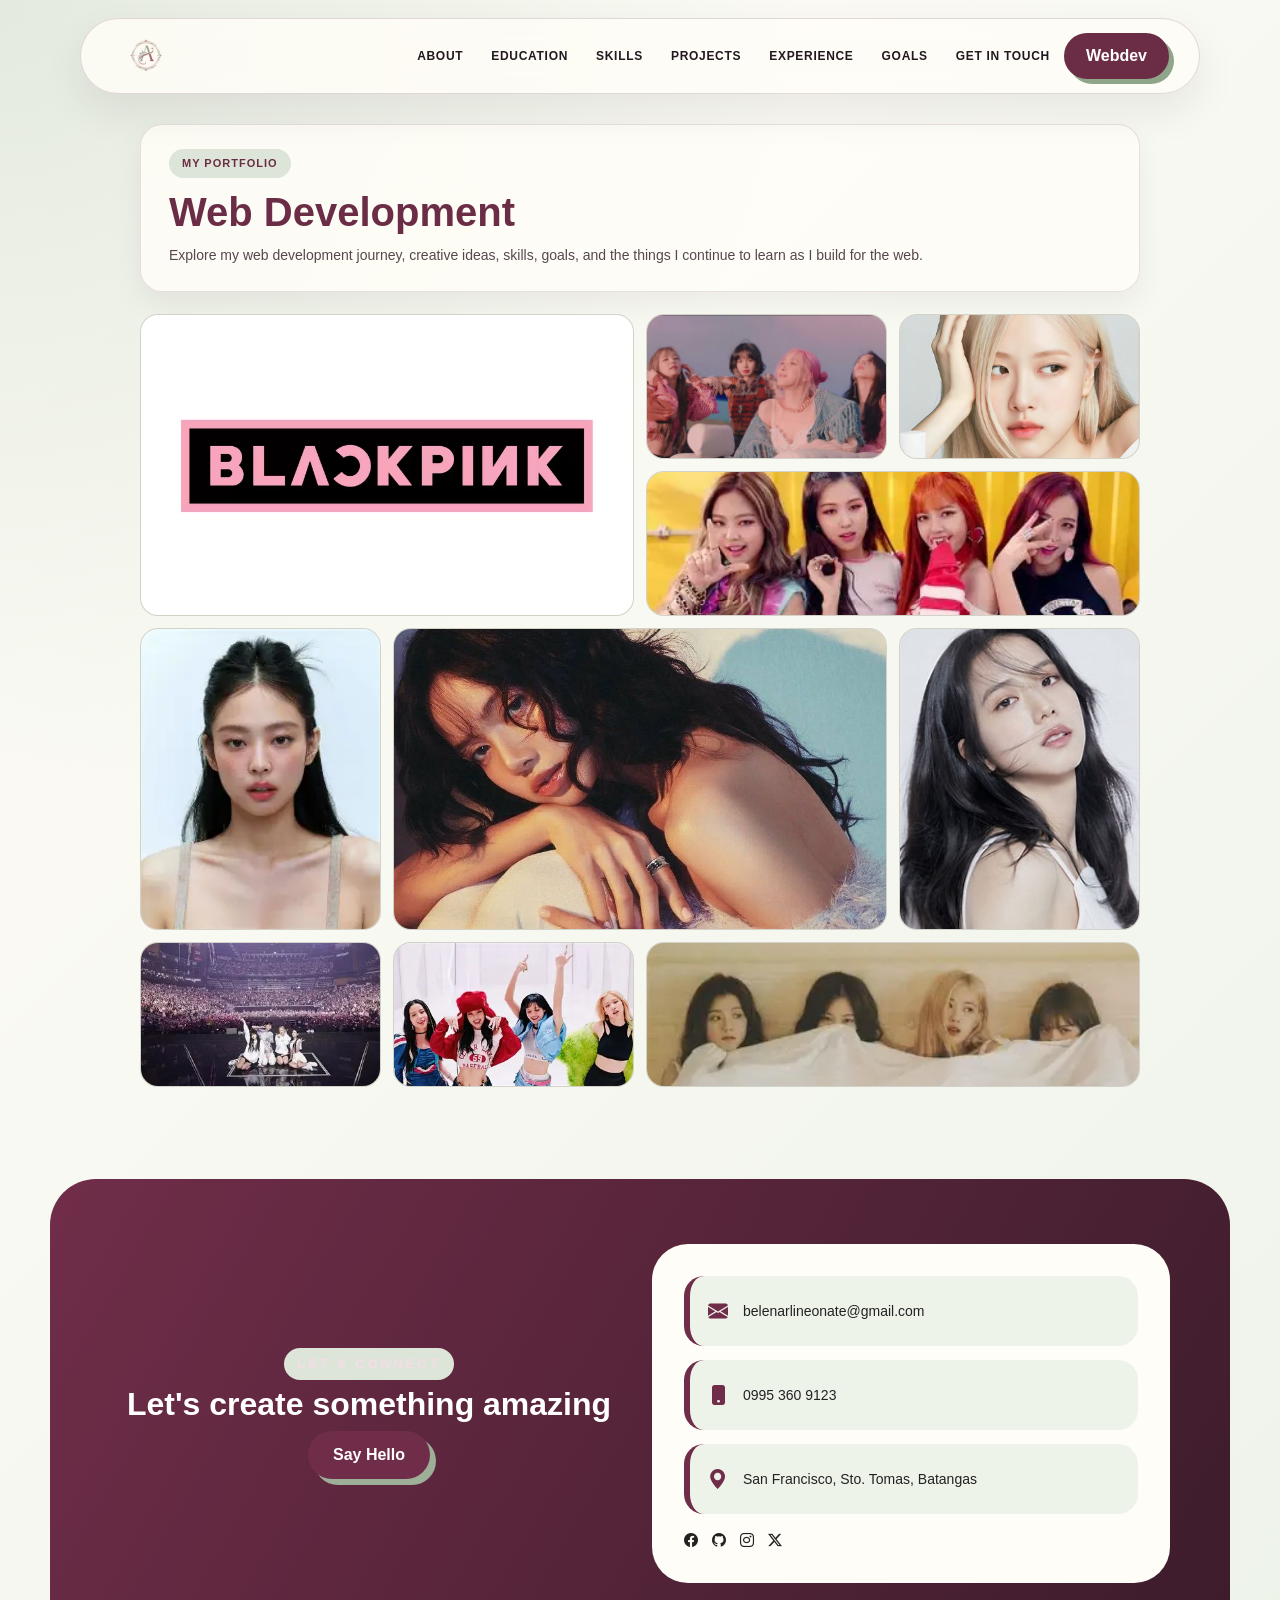
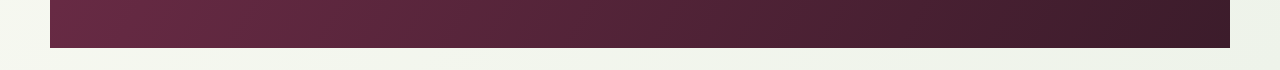
<file: activity1/gallery.html>
<!DOCTYPE html>
<html lang="en">
<head>
  <meta charset="UTF-8">
  <meta name="viewport" content="width=device-width, initial-scale=1.0">
  <title>Web Development | My Portfolio</title>

  <!-- Bootstrap 5 -->
  <link
    href="https://cdn.jsdelivr.net/npm/bootstrap@5.3.3/dist/css/bootstrap.min.css"
    rel="stylesheet"
  >

  <!-- Bootstrap Icons -->
  <link
    href="https://cdn.jsdelivr.net/npm/bootstrap-icons@1.11.3/font/bootstrap-icons.css"
    rel="stylesheet"
  >

  <style>
    :root {
      --primary: #8FA58A;
      --secondary: #DDE5D8;
      --text: #222222;
      --accent: #6B2D45;
      --paper: #fffdf7;
      --ink: #221820;
      --soft: #eef3ea;
    }

    * {
      box-sizing: border-box;
    }

    html {
      scroll-behavior: smooth;
    }

    body {
      margin: 0;
      min-height: 100vh;
      color: var(--text);
      font-family: Arial, sans-serif;
      background:
        radial-gradient(
          circle at top left,
          rgba(221, 229, 216, 0.8),
          transparent 38%
        ),
        linear-gradient(135deg, #fffdf7, #eef3ea);
      overflow-x: hidden;
    }

    /* NAVBAR */
    .navbar {
      margin: 18px auto 0;
      width: min(1120px, calc(100% - 34px));
      padding: 10px 18px;
      background: rgba(255, 253, 247, 0.82);
      backdrop-filter: blur(14px);
      border: 1px solid rgba(107, 45, 69, 0.18);
      border-radius: 999px;
      box-shadow: 0 18px 40px rgba(34, 24, 32, 0.08);
    }

    .logo {
      width: 70px;
      height: 44px;
      object-fit: contain;
    }

    .nav-link {
      color: var(--ink);
      font-size: 12px;
      margin: 0 6px;
      font-weight: 800;
      letter-spacing: 0.7px;
      text-transform: uppercase;
      transition: color 0.2s ease;
    }

    .nav-link:hover,
    .nav-link.active {
      color: var(--accent);
    }

    .btn-green {
      display: inline-block;
      background: var(--accent);
      color: white;
      border-radius: 999px;
      padding: 9px 20px;
      border: 2px solid var(--accent);
      font-weight: 800;
      text-decoration: none;
      box-shadow: 5px 5px 0 var(--primary);
      transition: 0.2s ease;
    }

    .btn-green:hover {
      background: var(--primary);
      color: var(--ink);
      border-color: var(--primary);
      transform: translateY(-2px);
    }

    .navbar-toggler {
      border-color: rgba(107, 45, 69, 0.3);
    }

    .navbar-toggler:focus {
      box-shadow: 0 0 0 0.15rem rgba(107, 45, 69, 0.15);
    }

    /* PAGE HEADER */
    .page-header {
      width: min(1000px, calc(100% - 32px));
      margin: 30px auto 22px;
      padding: 24px 28px;
      background: rgba(255, 253, 247, 0.85);
      border: 1px solid rgba(107, 45, 69, 0.14);
      border-radius: 22px;
      box-shadow: 0 12px 30px rgba(34, 24, 32, 0.06);
    }

    .page-header h1 {
      color: var(--accent);
      font-size: clamp(1.8rem, 4vw, 2.5rem);
      font-weight: 800;
      margin-bottom: 8px;
    }

    .page-header p {
      margin: 0;
      color: #55474e;
      line-height: 1.7;
      font-size: 14px;
    }

    .section-label {
      display: inline-block;
      color: var(--accent);
      background: var(--secondary);
      padding: 6px 13px;
      border-radius: 999px;
      font-size: 11px;
      font-weight: 800;
      letter-spacing: 1px;
      text-transform: uppercase;
      margin-bottom: 10px;
    }

    /* BENTO GRID */
    .bento-grid {
      width: min(1000px, calc(100% - 32px));
      margin: 0 auto 35px;
      display: grid;
      grid-template-columns: repeat(4, minmax(0, 1fr));
      grid-auto-rows: 145px;
      gap: 12px;
    }

    /* IMAGE CARDS */
    .bento-item {
      position: relative;
      min-width: 0;
      min-height: 0;
      border-radius: 18px;
      overflow: hidden;
      background: var(--secondary);
      border: 1px solid rgba(107, 45, 69, 0.1);
        box-shadow: none;
    }

    .bento-image {
      display: block;
      width: 100%;
      height: 100%;
      object-fit: cover;
      object-position: center;
      transition: transform 0.35s ease;
    }

    .bento-item:hover .bento-image {
      transform: scale(1.04);
    }

    /* DESKTOP GRID POSITIONS */

    /* Image 1: Large upper-left card */
    .item-1 {
      grid-column: 1 / 3;
      grid-row: 1 / 3;
    }

    /* Image 2: Upper middle */
    .item-2 {
      grid-column: 3 / 4;
      grid-row: 1 / 2;
    }

    /* Image 3: Upper-right */
    .item-3 {
      grid-column: 4 / 5;
      grid-row: 1 / 2;
    }

    /* Image 4: Middle upper-right area */
    .item-4 {
      grid-column: 3 / 5;
      grid-row: 2 / 3;
    }

    /* Image 5: Tall left card */
    .item-5 {
      grid-column: 1 / 2;
      grid-row: 3 / 5;
    }

    /* Image 6: Large middle card */
    .item-6 {
      grid-column: 2 / 4;
      grid-row: 3 / 5;
    }

    /* Image 7: Tall right card */
    .item-7 {
      grid-column: 4 / 5;
      grid-row: 3 / 5;
    }

    /* Image 8: Bottom middle-left */
    .item-8 {
      grid-column: 2 / 3;
      grid-row: 5 / 6;
    }

    /* Image 9: Bottom-right, two columns wide */
    .item-9 {
      grid-column: 3 / 5;
      grid-row: 5 / 6;
    }

    /* Image 10: Bottom-left, separate from Image 9 */
    .item-10 {
      grid-column: 1 / 2;
      grid-row: 5 / 6;
    }

/* CONTACT SECTION */
.contact-section {
  width: min(1324px, calc(100% - 34px));
  margin: 35px auto 0;
  padding: 65px 60px;
  background: linear-gradient(120deg, #702d49, #3c1c2b);
  color: white;
  border-radius: 48px 48px 0 0;
  position: relative;
  overflow: hidden;
  border: none;
  box-shadow: none;
}

.contact-section .section-label {
  color: #f5dce7;
  font-weight: 800;
  letter-spacing: 3px;
  font-size: 13px;
  margin-bottom: 5px;
}

.contact-section h3 {
  color: white;
  font-size: 32px;
  font-weight: 800;
}

.contact-section .btn-green {
  display: inline-block;
  background: #702d49;
  color: white;
  padding: 12px 25px;
  border: none;
  border-radius: 30px;
  font-weight: 700;
  box-shadow: 6px 6px 0 #9eaf98;
  text-decoration: none;
  transition: 0.2s ease;
}

.contact-section .btn-green:hover {
  transform: translateY(-3px);
}

/* CONTACT CARD */
.contact-box {
  background: #fffdf7;
  color: #222222;
  padding: 32px;
  border-radius: 36px;
  border: none;
  box-shadow: none;
}

.contact-mini {
  display: flex;
  align-items: center;
  gap: 15px;
  margin-bottom: 14px;
  padding: 20px 18px;
  background: #eef3ea;
  color: #222222;
  border-radius: 20px;
  border-left: 6px solid #702d49;
  overflow-wrap: anywhere;
}

.contact-mini i {
  color: #702d49;
  font-size: 20px;
  flex-shrink: 0;
}

/* SOCIAL ICONS */
.contact-box .social {
  display: flex;
  align-items: center;
  flex-wrap: wrap;
  gap: 14px;
  margin-top: 18px;
}

.contact-box .social a {
  display: inline-flex;
  align-items: center;
  justify-content: center;
  color: #221820;
  background: transparent;
  border: none;
  text-decoration: none;
  font-size: 18px;
  transition: 0.2s ease;
}

.contact-box .social a:hover {
  color: #702d49;
  transform: translateY(-2px);
}

/* CONTACT SECTION */
.contact-section {
  width: min(1324px, calc(100% - 34px));
  margin: 35px auto 0;
  padding: 65px 60px;
  background: linear-gradient(120deg, #702d49, #3c1c2b);
  color: white;
  border-radius: 46px 46px 0 0;
  border: none;
  box-shadow: none;
  box-sizing: border-box;
  position: relative;
  overflow: hidden;
}

/* FOOTER - SAME WIDTH AS CONTACT SECTION */
.footer {
  width: min(1324px, calc(100% - 34px));
  margin: 0 auto;
  padding: 22px 16px;
  background: transparent;
  color: var(--text);
  text-align: center;
  font-size: 14px;
  border: none;
  box-shadow: none;
  box-sizing: border-box;
}

.footer p {
  margin: 0;
}

/* MOBILE */
@media (max-width: 768px) {
  .contact-section {
    width: calc(100% - 24px);
    margin-top: 20px;
    padding: 35px 20px;
    border-radius: 30px 30px 0 0;
  }

  .footer {
    width: calc(100% - 24px);
    padding: 18px 12px;
  }
}

/* MOBILE RESPONSIVE */
@media (max-width: 768px) {
  .contact-section {
    width: calc(100% - 24px);
    padding: 38px 22px;
    border-radius: 30px 30px 0 0;
  }

  .contact-section h3 {
    font-size: 25px;
  }

  .contact-box {
    padding: 20px;
    border-radius: 26px;
  }

  .contact-mini {
    padding: 15px 12px;
    gap: 12px;
    font-size: 13px;
  }

  .contact-mini i {
    font-size: 18px;
  }

  .footer {
    width: calc(100% - 24px);
    font-size: 12px;
  }
}
    /* TABLET */
    @media (max-width: 767px) {
      .navbar {
        border-radius: 24px;
      }

      .page-header {
        margin-top: 24px;
        padding: 22px 20px;
      }

      .bento-grid {
        width: calc(100% - 24px);
        grid-template-columns: repeat(2, minmax(0, 1fr));
        grid-auto-rows: 145px;
        gap: 10px;
      }

      .item-1 {
        grid-column: 1 / 3;
        grid-row: 1 / 3;
      }

      .item-2 {
        grid-column: 1 / 2;
        grid-row: 3 / 4;
      }

      .item-3 {
        grid-column: 2 / 3;
        grid-row: 3 / 4;
      }

      .item-4 {
        grid-column: 1 / 3;
        grid-row: 4 / 5;
      }

      .item-5 {
        grid-column: 1 / 2;
        grid-row: 5 / 7;
      }

      .item-6 {
        grid-column: 2 / 3;
        grid-row: 5 / 7;
      }

      .item-7 {
        grid-column: 1 / 3;
        grid-row: 7 / 8;
      }

      .item-8 {
        grid-column: 1 / 2;
        grid-row: 8 / 9;
      }

      .item-9 {
        grid-column: 2 / 3;
        grid-row: 8 / 9;
      }

      .item-10 {
        grid-column: 1 / 3;
        grid-row: 9 / 10;
      }
    }

    /* SMALL PHONES */
    @media (max-width: 400px) {
      .bento-grid {
        grid-template-columns: minmax(0, 1fr);
        grid-auto-rows: 180px;
      }

      .item-1,
      .item-2,
      .item-3,
      .item-4,
      .item-5,
      .item-6,
      .item-7,
      .item-8,
      .item-9,
      .item-10 {
        grid-column: 1;
        grid-row: auto;
      }

      .item-6 {
        height: 220px;
      }

      .page-header h1 {
        font-size: 1.7rem;
      }
    }
  </style>
</head>

<body>

  <!-- NAVBAR -->
  <nav class="navbar navbar-expand-lg">
    <div class="container-fluid">
      <a class="navbar-brand" href="https://arline08.github.io/">
        <img
          src="assets/logo.png"
          alt="My Portfolio Logo"
          class="logo"
        >
      </a>

      <button
        class="navbar-toggler"
        type="button"
        data-bs-toggle="collapse"
        data-bs-target="#mainNavbar"
        aria-controls="mainNavbar"
        aria-expanded="false"
        aria-label="Toggle navigation"
      >
        <span class="navbar-toggler-icon"></span>
      </button>


    <div class="collapse navbar-collapse justify-content-end" id="navMenu">
      <ul class="navbar-nav align-items-center">

<li class="nav-item">
  <a class="nav-link" href="https://arline08.github.io/index1.html">About</a>
</li>

<li class="nav-item">
  <a class="nav-link" href="https://arline08.github.io/index1.html">Education</a>
</li>

<li class="nav-item">
  <a class="nav-link" href="https://arline08.github.io/index1.html#skills">Skills</a>
</li>

<li class="nav-item">
  <a class="nav-link" href="https://arline08.github.io/index1.html#projects">Projects</a>
</li>

<li class="nav-item">
  <a class="nav-link" href="https://arline08.github.io/index1.html#experience">Experience</a>
</li>

<li class="nav-item">
  <a class="nav-link" href="https://arline08.github.io/index1.html#goals">Goals</a>
</li>

<li class="nav-item">
  <a class="nav-link" href="https://arline08.github.io/index1.html#contact">Get in Touch</a>
</li>

<li class="nav-item">
  <a class="btn btn-green" href="https://arline08.github.io/webdev.html">Webdev</a>
</li>

      </ul>
    </div>
  </nav>

  <!-- PAGE HEADER -->
  <header class="page-header">
    <span class="section-label">My Portfolio</span>
    <h1>Web Development</h1>
    <p>
      Explore my web development journey, creative ideas, skills,
      goals, and the things I continue to learn as I build for the web.
    </p>
  </header>

  <!-- BENTO GALLERY -->
  <main class="bento-grid">

    <!-- IMAGE 1 -->
    <article class="bento-item item-1">
      <img class="bento-image" src="assets/b1.png" alt="">
    </article>

    <!-- IMAGE 2 -->
    <article class="bento-item item-2">
      <img class="bento-image" src="assets/b2.png" alt="">
    </article>

    <!-- IMAGE 3 -->
    <article class="bento-item item-3">
      <img class="bento-image" src="assets/b3.png" alt="">
    </article>

    <!-- IMAGE 4 -->
    <article class="bento-item item-4">
      <img class="bento-image" src="assets/b7.png" alt="">
    </article>

    <!-- IMAGE 5 -->
    <article class="bento-item item-5">
      <img class="bento-image" src="assets/b4.png" alt="">
    </article>

    <!-- IMAGE 6 -->
    <article class="bento-item item-6">
      <img class="bento-image" src="assets/b6.png" alt="">
    </article>

    <!-- IMAGE 7 -->
    <article class="bento-item item-7">
      <img class="bento-image" src="assets/b5.png" alt="">
    </article>

    <!-- IMAGE 8 -->
    <article class="bento-item item-8">
      <img class="bento-image" src="assets/b8.png" alt="">
    </article>

    <!-- IMAGE 9 -->
    <article class="bento-item item-9">
      <img class="bento-image" src="assets/b9.png" alt="">
    </article>

    <!-- IMAGE 10 -->
    <article class="bento-item item-10">
      <img class="bento-image" src="assets/b10.png" alt="">
    </article>

  </main>

<!-- FOOTER -->
  <footer class="footer">
    <section class="contact-section" id="contact">
    <div class="row align-items-center">
      <div class="col-md-6">
        <p class="section-label">LET'S CONNECT</p>
        <h3 class="fw-bold">Let's create something amazing</h3>

        <a href="#" class="btn btn-green">Say Hello</a>
      </div>

      <div class="col-md-6 mt-4 mt-md-0">
        <div class="contact-box">
          <div class="contact-mini">
            <i class="bi bi-envelope-fill"></i>
            <span>belenarlineonate@gmail.com</span>
          </div>

          <div class="contact-mini">
            <i class="bi bi-phone-fill"></i>
            <span>0995 360 9123</span>
          </div>

          <div class="contact-mini">
            <i class="bi bi-geo-alt-fill"></i>
            <span>San Francisco, Sto. Tomas, Batangas</span>
          </div>

          <div class="social mt-3">
            <i class="bi bi-facebook"></i>
            <i class="bi bi-github"></i>
            <i class="bi bi-instagram"></i>
            <i class="bi bi-twitter-x"></i>
          </div>
        </div>
      </div>
    </div>
  </section>
  </footer>

  <!-- Bootstrap JavaScript -->
  <script src="https://cdn.jsdelivr.net/npm/bootstrap@5.3.3/dist/js/bootstrap.bundle.min.js"></script>

</body>
</html>
</file>
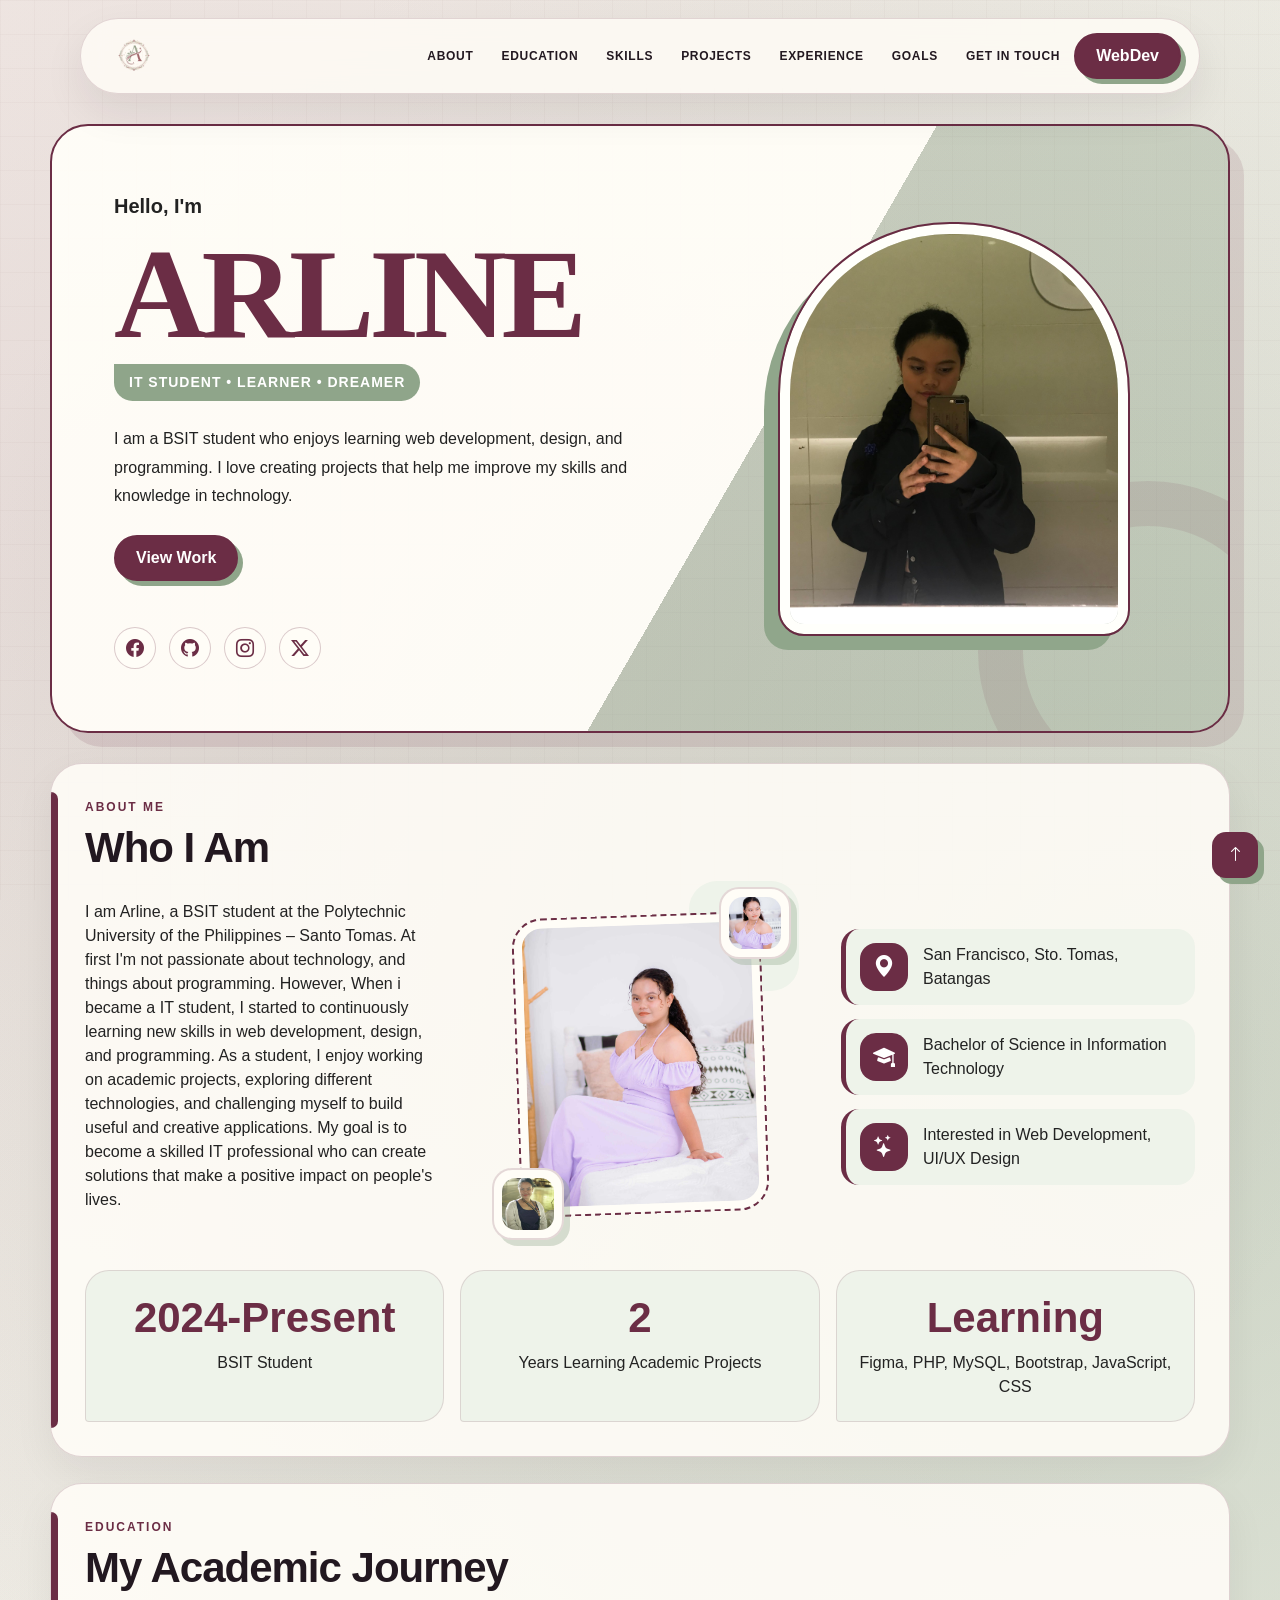
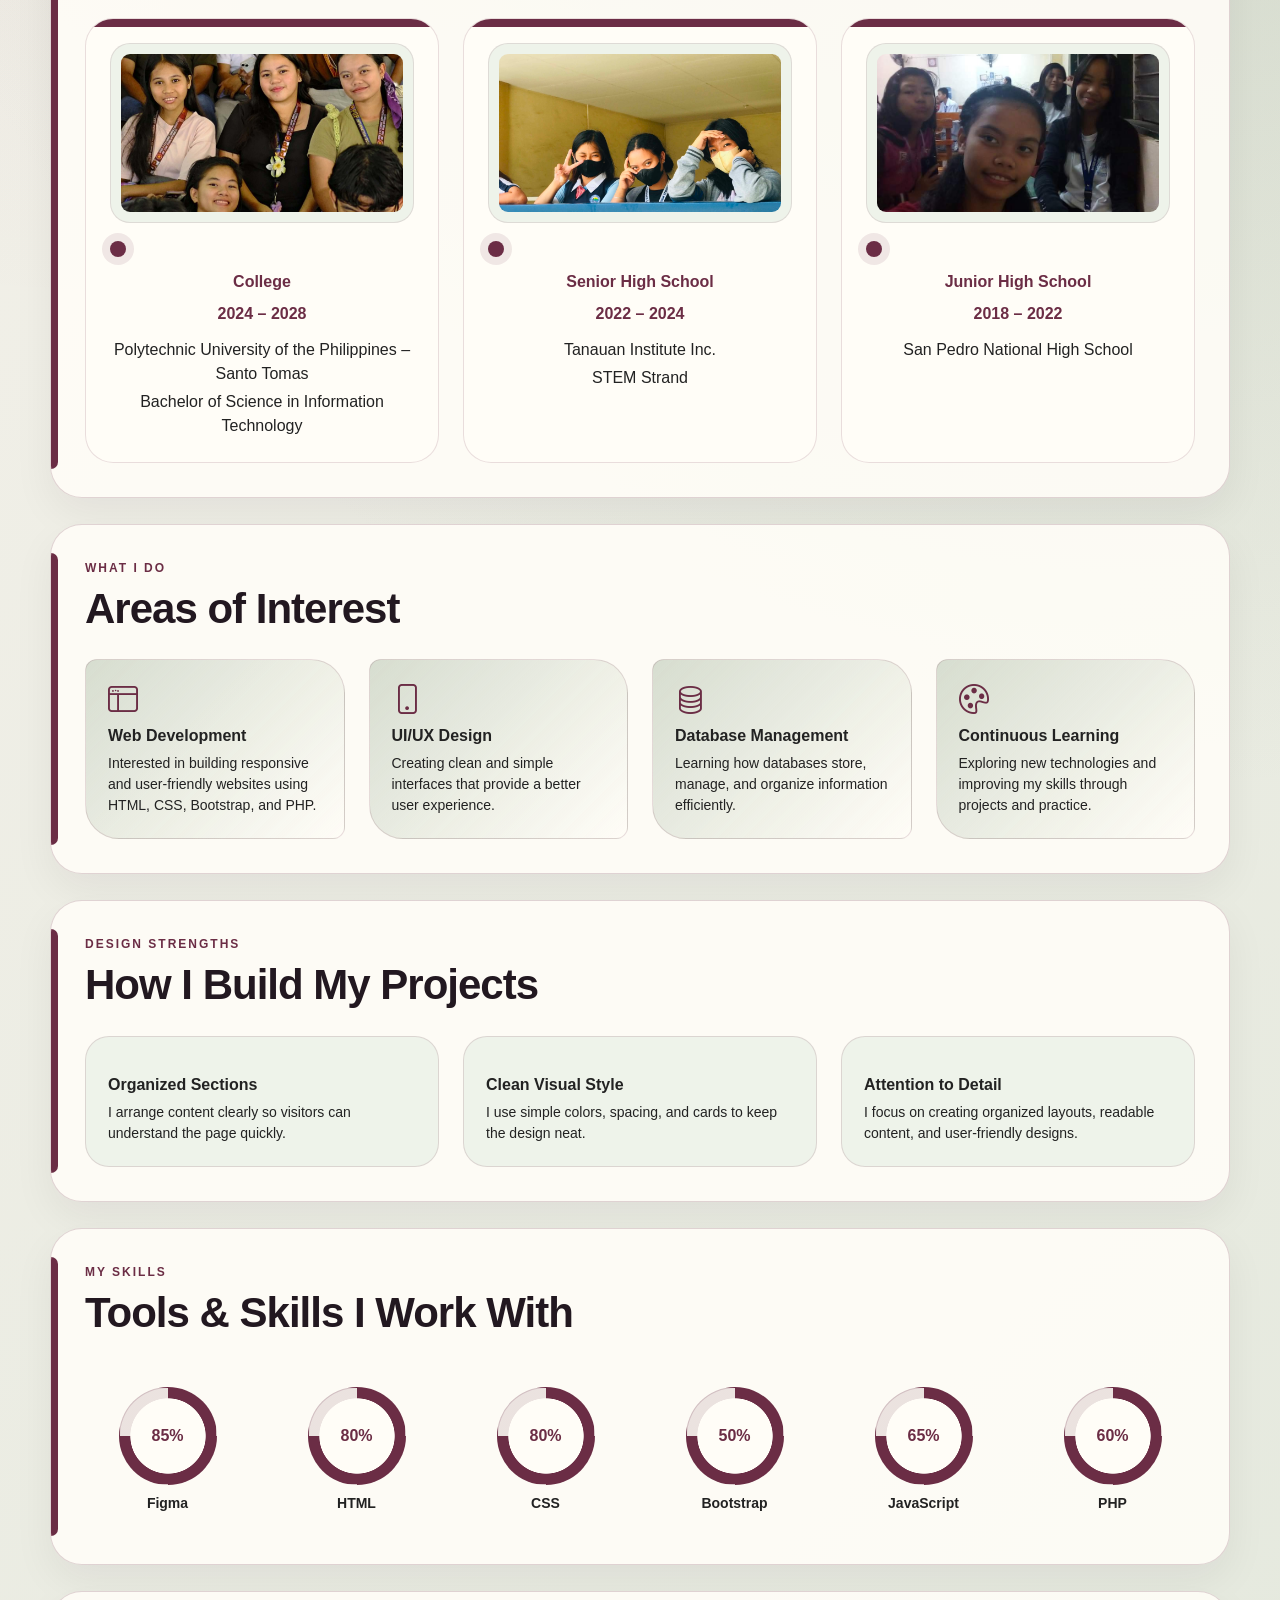
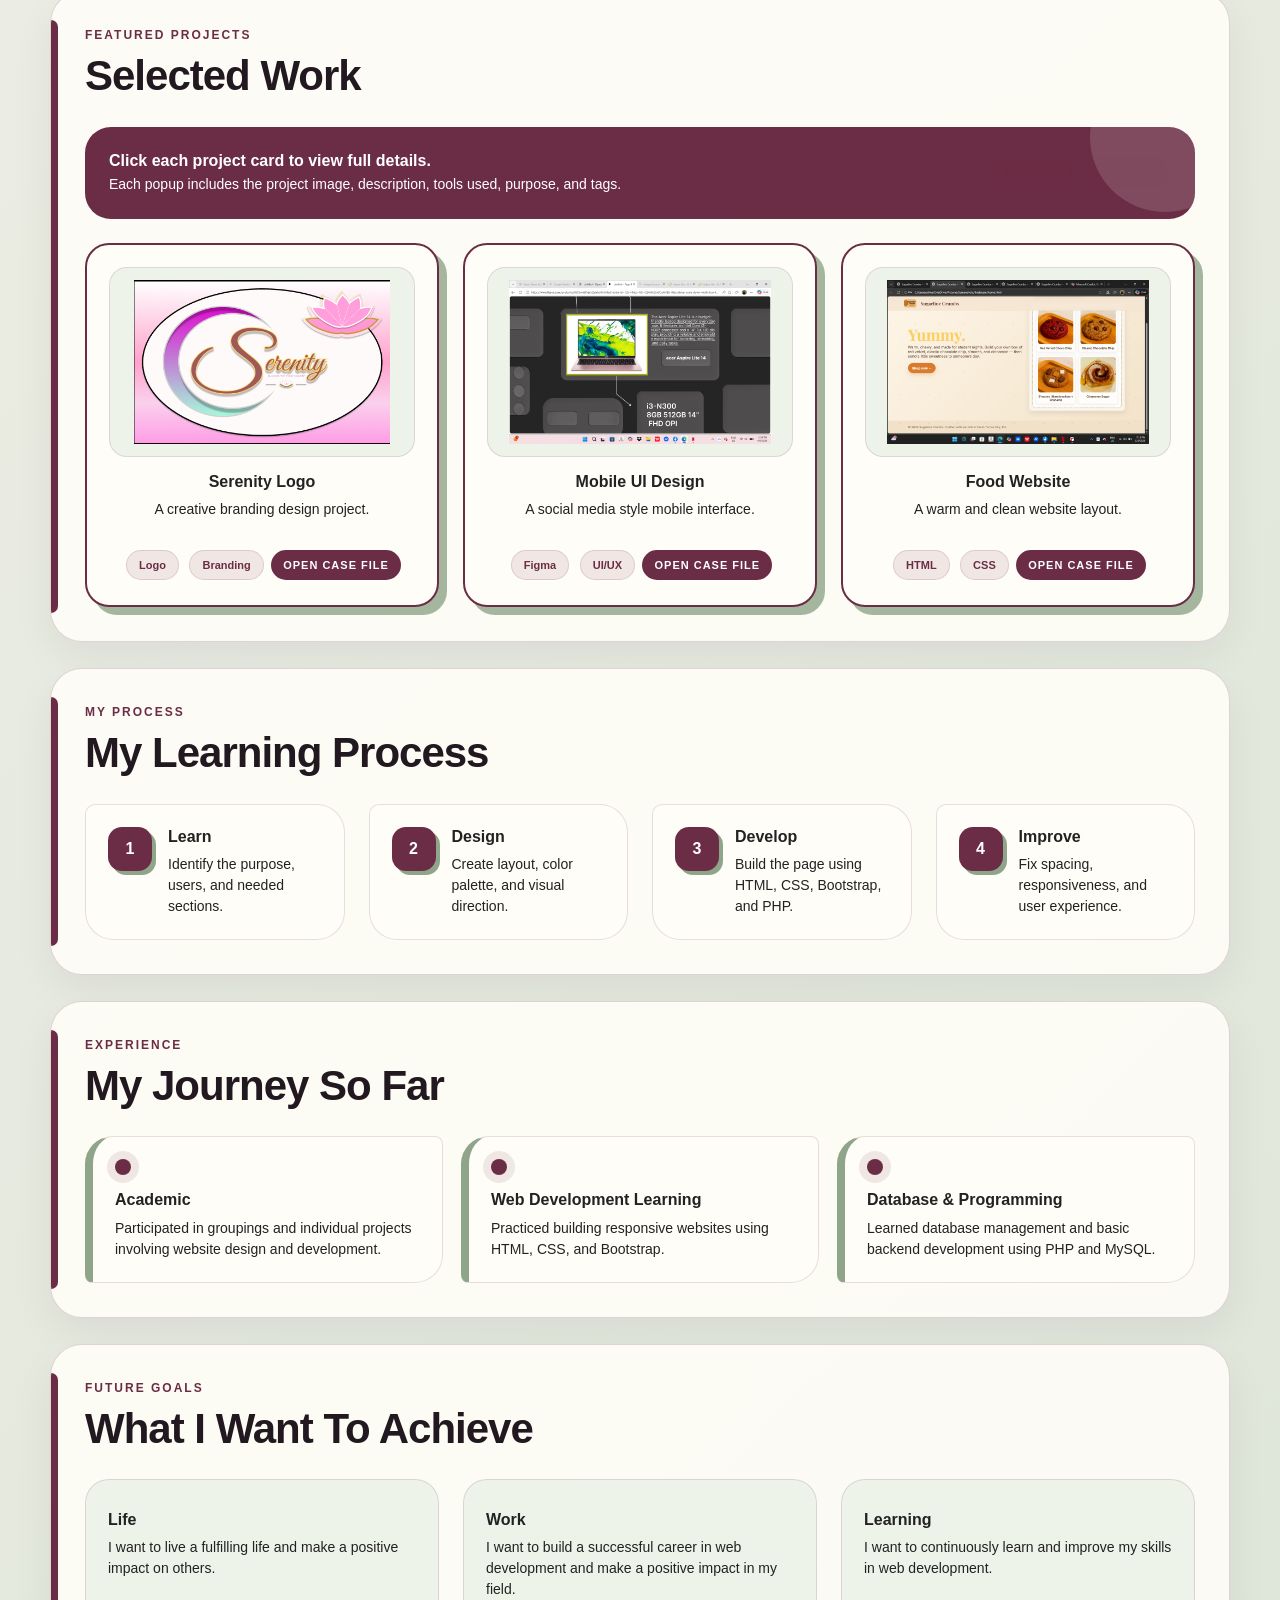
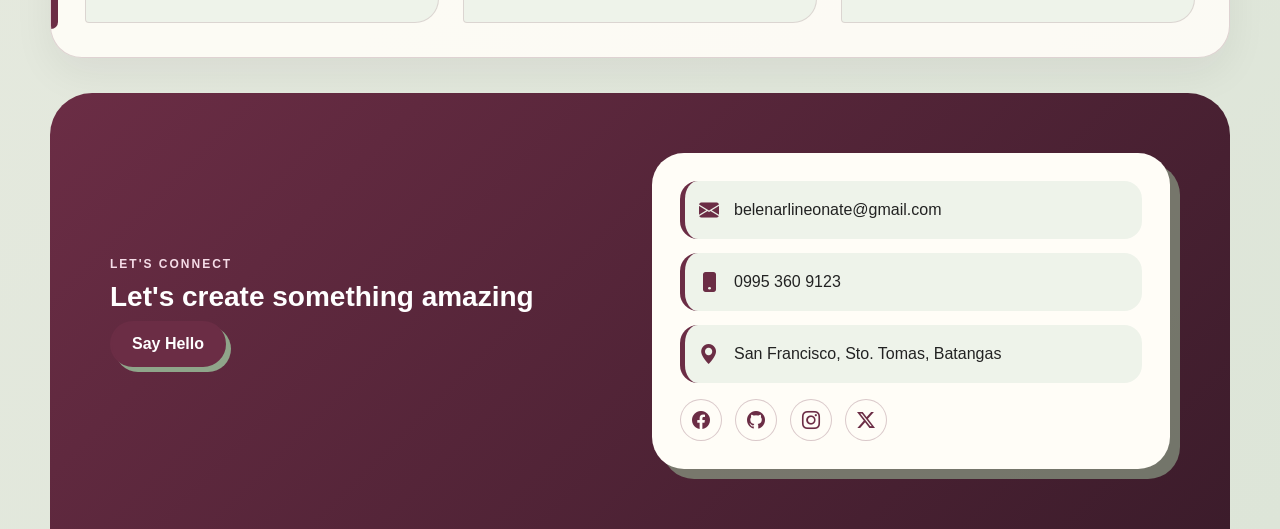
<file: activity1/index1.html>
<!DOCTYPE html>
<html lang="en">
<head>
  <meta charset="UTF-8">
  <meta name="viewport" content="width=device-width, initial-scale=1.0">
  <title>Arline Portfolio</title>

  <link href="https://cdn.jsdelivr.net/npm/bootstrap@5.3.8/dist/css/bootstrap.min.css" rel="stylesheet">
  <link rel="stylesheet" href="https://cdn.jsdelivr.net/npm/bootstrap-icons@1.13.1/font/bootstrap-icons.min.css">

  <style>
    :root {
      --primary: #8FA58A;
      --secondary: #DDE5D8;
      --text: #222222;
      --accent: #6B2D45;
      --paper: #fffdf7;
      --ink: #221820;
      --soft: #eef3ea;
      --line: rgba(107,45,69,0.25);
    }

    * {
      box-sizing: border-box;
    }

    html {
      scroll-behavior: smooth;
    }

    body {
      margin: 0;
      overflow-x: hidden;
      font-family: Arial, sans-serif;
      color: var(--text);
      background:
        radial-gradient(circle at 10% 10%, rgba(107,45,69,0.12), transparent 28%),
        radial-gradient(circle at 90% 20%, rgba(143,165,138,0.35), transparent 30%),
        linear-gradient(135deg, #f8f3ed, var(--secondary));
    }

    body::before {
      content: "";
      position: fixed;
      inset: 0;
      pointer-events: none;
      opacity: 0.35;
      background-image:
        linear-gradient(rgba(107,45,69,0.07) 1px, transparent 1px),
        linear-gradient(90deg, rgba(107,45,69,0.07) 1px, transparent 1px);
      background-size: 34px 34px;
      z-index: -1;
    }

    .navbar {
      margin: 18px auto 0;
      width: min(1120px, calc(100% - 34px));
      padding: 10px 18px;
      background: rgba(255,253,247,0.82);
      backdrop-filter: blur(14px);
      border: 1px solid rgba(107,45,69,0.18);
      border-radius: 999px;
      box-shadow: 0 18px 40px rgba(34,24,32,0.08);
    }

    .logo {
      width: 70px;
      height: 44px;
      object-fit: contain;
    }

    .nav-link {
      color: var(--ink);
      font-size: 12px;
      margin: 0 6px;
      font-weight: 800;
      letter-spacing: 0.7px;
      text-transform: uppercase;
    }

    .btn-green {
      background: var(--accent);
      color: white;
      border-radius: 999px;
      padding: 9px 20px;
      border: 2px solid var(--accent);
      font-weight: 800;
      box-shadow: 5px 5px 0 var(--primary);
    }

    .hero {
      width: min(1180px, calc(100% - 34px));
      margin: 30px auto;
      min-height: 600px;
      position: relative;
      border: 2px solid var(--accent);
      border-radius: 38px;
      background:
        linear-gradient(120deg, rgba(255,253,247,0.95) 0 58%, rgba(143,165,138,0.35) 58% 100%);
      box-shadow: 14px 14px 0 rgba(107,45,69,0.12);
      overflow: hidden;
      padding: 62px;
    }

    .hero::before {
      position: absolute;
      top: 0;
      left: 0;
      width: 100%;
      padding: 9px 0;
      background: var(--accent);
      color: white;
      text-align: center;
      font-size: 11px;
      font-weight: 900;
      letter-spacing: 4px;
    }

    .hero::after {
      content: "";
      position: absolute;
      width: 340px;
      height: 340px;
      right: -90px;
      bottom: -90px;
      border: 45px solid rgba(107,45,69,0.10);
      border-radius: 50%;
    }

    .hero h1 {
      font-family: Georgia, serif;
      font-size: clamp(60px, 10vw, 145px);
      line-height: 0.86;
      letter-spacing: -5px;
      color: var(--accent);
      font-weight: 900;
      margin: 15px 0;
    }

    .hero h5 {
      display: inline-block;
      padding: 10px 15px;
      background: var(--primary);
      color: white;
      border-radius: 0 22px 22px 22px;
      font-size: 14px;
      letter-spacing: 1px;
    }

    .hero p {
      max-width: 570px;
      font-size: 16px;
      line-height: 1.8;
    }

    .hero-img {
      width: min(350px, 85%);
      height: 410px;
      object-fit: cover;
      border-radius: 170px 170px 24px 24px;
      border: 10px solid var(--paper);
      outline: 2px solid var(--accent);
      box-shadow: -16px 16px 0 var(--primary);
      position: relative;
      z-index: 2;
      filter: contrast(1.03) saturate(0.95);
    }

    .hero-photo-frame {
      position: relative;
      display: inline-block;
    }

    .hero-photo-frame::before {
      position: absolute;
      width: 120px;
      height: 120px;
      left: -35px;
      top: 18px;
      background: var(--accent);
      clip-path: circle(50% 0, 100% 35%, 82% 100%, 18% 100%, 0 35%);
      opacity: 0.15;
    }

    .social {
      display: flex;
      gap: 13px;
      margin-top: 22px;
      flex-wrap: wrap;
    }

    .social i {
      width: 42px;
      height: 42px;
      display: inline-flex;
      align-items: center;
      justify-content: center;
      background: var(--paper);
      border: 1px solid var(--line);
      border-radius: 50%;
      color: var(--accent);
      font-size: 18px;
    }

    .section-card {
      width: min(1180px, calc(100% - 34px));
      margin: 26px auto;
      background: rgba(255,253,247,0.88);
      border: 1px solid rgba(107,45,69,0.20);
      border-radius: 32px;
      padding: 34px;
      box-shadow: 0 16px 42px rgba(34,24,32,0.06);
      position: relative;
      overflow: hidden;
    }

    .section-card::before {
      content: "";
      position: absolute;
      left: 0;
      top: 28px;
      bottom: 28px;
      width: 7px;
      background: var(--accent);
      border-radius: 0 20px 20px 0;
    }

    .section-label {
      color: var(--accent);
      font-weight: 900;
      font-size: 12px;
      letter-spacing: 2px;
      text-transform: uppercase;
      margin-bottom: 7px;
    }

    .section-title {
      font-weight: 900;
      margin-bottom: 25px;
      color: var(--ink);
      font-size: clamp(25px, 4vw, 42px);
      letter-spacing: -1px;
    }

    .section-title::after {

      width: 120px;
      height: 10px;
      background: repeating-linear-gradient(90deg, var(--accent) 0 10px, transparent 10px 17px);
      display: block;
      margin-top: 10px;
      border-radius: 10px;
      opacity: 0.75;
    }

    .about-img {
      width: 245px;
      height: 295px;
      object-fit: cover;
      border-radius: 28px;
      border: 8px solid var(--paper);
      outline: 2px dashed var(--accent);
      transform: rotate(-2deg);
    }
    .about-image-design {
  position: relative;
  display: inline-block;
  padding: 18px;
}

.about-image-design::before {
  content: "";
  position: absolute;
  inset: 0;
  transform: rotate(3deg);
  opacity: 0.8;
}

.about-image-design::after {
  content: "";
  position: absolute;
  width: 110px;
  height: 110px;
  right: -18px;
  top: -18px;
  background: var(--soft);
  border-radius: 28px;
  z-index: 0;
}

.about-image-design .about-img {
  position: relative;
  z-index: 2;
}

.small-photo {
  width: 72px;
  height: 72px;
  background: var(--paper);
  border: 2px solid rgba(107,45,69,0.18);
  border-radius: 20px;
  padding: 8px;
  position: absolute;
  z-index: 3;
  box-shadow: 6px 6px 0 rgba(143,165,138,0.35);
}

.small-photo img {
  width: 100%;
  height: 100%;
  object-fit: cover;
  border-radius: 14px;
}

.top-photo {
  top: -12px;
  right: -10px;
}

.bottom-photo {
  bottom: -10px;
  left: -8px;
}

    .mini-info,
    .contact-mini {
      display: flex;
      align-items: center;
      gap: 15px;
      margin-bottom: 14px;
      background: var(--soft);
      padding: 14px;
      border-radius: 18px;
      border-left: 5px solid var(--accent);
    }

    .info-icon {
      width: 48px;
      height: 48px;
      background: var(--accent);
      border-radius: 16px;
      color: white;
      display: flex;
      align-items: center;
      justify-content: center;
      font-size: 22px;
      flex: 0 0 auto;
    }

    .stat-box,
    .service-card,
    .process-card,
    .timeline-item,
    .project-card,
    .highlight-box {
      background: var(--soft);
      border: 1px solid rgba(107,45,69,0.15);
      border-radius: 24px;
      height: 100%;
      padding: 22px;
      box-shadow: none;
      transition: none;
    }

    .stat-box {
      position: relative;
      border-radius: 24px 24px 24px 4px;
    }

    .stat-box h3 {
      color: var(--accent) !important;
      font-size: 42px;
    }

    .highlight-box {
      background:
        linear-gradient(135deg, rgba(143,165,138,0.35), rgba(255,253,247,0.9));
      border-radius: 12px 34px 12px 34px;
    }

    .highlight-box i,
    .service-card i,
    .stat-box i {
      color: var(--accent);
      font-size: 30px;
    }

    .circle-skill {
      width: 98px;
      height: 98px;
      margin: auto;
      display: flex;
      align-items: center;
      justify-content: center;
      font-weight: 900;
      color: var(--accent);
      background:
        radial-gradient(circle at center, var(--paper) 55%, transparent 56%),
        conic-gradient(var(--accent) 0 75%, rgba(107,45,69,0.12) 75%);
      border-radius: 50%;
      border: 1px solid rgba(107,45,69,0.20);
    }

    .project-intro {
      background: var(--accent);
      color: white;
      border-radius: 26px;
      padding: 24px;
      margin-bottom: 24px;
      position: relative;
      overflow: hidden;
    }

    .project-intro::after {
      content: "";
      position: absolute;
      width: 150px;
      height: 150px;
      right: -45px;
      top: -65px;
      background: rgba(255,255,255,0.14);
      border-radius: 50%;
    }

    .project-card {
      background: var(--paper);
      border: 2px solid var(--accent);
      border-radius: 24px;
      box-shadow: 8px 8px 0 rgba(143,165,138,0.8);
      cursor: pointer;
    }

    .project-img {
      width: 100%;
      height: 190px;
      object-fit: contain;
      background: var(--soft);
      border-radius: 18px;
      padding: 12px;
      margin-bottom: 15px;
      border: 1px solid rgba(107,45,69,0.14);
    }

    .project-card::after {
      content: "OPEN CASE FILE";
      display: inline-block;
      margin-top: 14px;
      font-size: 11px;
      color: white;
      background: var(--accent);
      border-radius: 999px;
      padding: 7px 12px;
      font-weight: 900;
      letter-spacing: 1px;
    }

    .tag {
      display: inline-block;
      padding: 6px 12px;
      background: rgba(107,45,69,0.10);
      color: var(--accent);
      border-radius: 999px;
      font-size: 11px;
      font-weight: 900;
      margin: 3px;
      border: 1px solid rgba(107,45,69,0.15);
    }

    .timeline {
      display: grid;
      grid-template-columns: repeat(3, 1fr);
      gap: 18px;
      position: relative;
      margin-top: 25px;
    }

    .timeline-item {
      background: var(--paper);
      border-radius: 28px 8px 28px 8px;
      text-align: left;
      border-left: 8px solid var(--primary);
    }

    .timeline-dot {
      width: 16px;
      height: 16px;
      background: var(--accent);
      border-radius: 50%;
      margin-bottom: 15px;
      box-shadow: 0 0 0 8px rgba(107,45,69,0.10);
    }

    .process-card {
      display: flex;
      gap: 16px;
      align-items: flex-start;
      border-radius: 10px 28px 28px 28px;
      background: var(--paper);
    }

    .process-num {
      min-width: 44px;
      height: 44px;
      border-radius: 14px;
      background: var(--accent);
      color: white;
      display: flex;
      align-items: center;
      justify-content: center;
      font-weight: 900;
      box-shadow: 4px 4px 0 var(--primary);
    }

    .contact-section {
      width: min(1180px, calc(100% - 34px));
      margin: 35px auto 0;
      background:
        linear-gradient(135deg, var(--accent), #3c1c2b);
      color: white;
      border-radius: 42px 42px 0 0;
      padding: 60px;
      position: relative;
      overflow: hidden;
    }

    .contact-section .section-label {
      color: #f5dce7;
    }

    .contact-box {
      background: var(--paper);
      color: var(--text);
      padding: 28px;
      border-radius: 32px;
      box-shadow: 10px 10px 0 rgba(143,165,138,0.65);
    }

    .contact-mini i {
      color: var(--accent);
      font-size: 20px;
    }

    .footer {
      text-align: center;
      padding: 24px;
      font-size: 14px;
      background: #3c1c2b;
      color: white;
    }

    .modal-content {
      border-radius: 30px;
      border: none;
      overflow: hidden;
      background: var(--paper);
    }

    .modal-header {
      background: var(--accent);
      color: white;
      border-bottom: none;
    }

    .modal-img {
      width: 100%;
      height: 320px;
      object-fit: contain;
      background: var(--soft);
      border-radius: 25px;
      padding: 20px;
      border: 1px solid rgba(107,45,69,0.15);
    }

    .btn-close {
      filter: invert(1);
    }

    .back-top {
      position: fixed;
      right: 22px;
      bottom: 22px;
      width: 46px;
      height: 46px;
      border-radius: 14px;
      background: var(--accent);
      color: white;
      display: flex;
      align-items: center;
      justify-content: center;
      text-decoration: none;
      box-shadow: 6px 6px 0 var(--primary);
      z-index: 999;
    }

    @media (max-width: 768px) {
      .navbar {
        border-radius: 24px;
      }

      .hero {
        padding: 52px 25px 35px;
        text-align: center;
      }

      .hero h1 {
        letter-spacing: -2px;
      }

      .hero-img {
        margin-top: 30px;
        height: 310px;
      }

      .section-card {
        padding: 26px 22px;
      }

      .timeline {
        grid-template-columns: 1fr;
      }

      .contact-section {
        padding: 38px 24px;
      }
    }

    .education-grid{
    display:grid;
    grid-template-columns:repeat(3,1fr);
    gap:24px;
    margin-top:25px;
}

.education-card{
    background:var(--paper);
    border:1px solid rgba(107,45,69,.15);
    border-radius:28px;
    padding:24px;
    text-align:center;
    position:relative;
    overflow:hidden;
}

.education-card::before{
    content:"";
    position:absolute;
    top:0;
    left:0;
    width:100%;
    height:8px;
    background:var(--accent);
}

.education-img{
    width:100%;
    height:180px;
    object-fit:cover;
    border-radius:20px;
    margin-bottom:18px;
    padding:10px;
    background:var(--soft);
    border-radius:20px;
    border:1px solid rgba(107,45,69,.12);
}

.edu-year{
    color:var(--accent);
    font-weight:700;
    margin-bottom:12px;
}

.education-card h6{
    margin-bottom:10px;
    color:var(--accent);
}

@media(max-width:768px){

    .education-grid{
        grid-template-columns:1fr;
    }

}
  </style>
</head>

<body>

  <nav class="navbar navbar-expand-lg sticky-top">
    <a class="navbar-brand" href="#">
      <img src="assets/logo.png" class="logo" alt="Logo">
    </a>

    <button class="navbar-toggler" type="button" data-bs-toggle="collapse" data-bs-target="#navMenu">
      <span class="navbar-toggler-icon"></span>
    </button>

    <div class="collapse navbar-collapse justify-content-end" id="navMenu">
      <ul class="navbar-nav align-items-center">
        <li class="nav-item"><a class="nav-link" href="#about">About</a></li>
        <li class="nav-item"><a class="nav-link" href="#education">Education</a></li>
        <li class="nav-item"><a class="nav-link" href="#skills">Skills</a></li>
        <li class="nav-item"><a class="nav-link" href="#projects">Projects</a></li>
        <li class="nav-item"><a class="nav-link" href="#experience">Experience</a></li>
        <li class="nav-item"><a class="nav-link" href="#goals">Goals</a></li>
                <li class="nav-item"><a class="nav-link" href="#contact">Get in Touch</a></li>
<li class="nav-item">
  <a class="btn btn-green" href="https://arline08.github.io/webdev.html">WebDev
  </a>
</li>      </ul>
    </div>
  </nav>

  <section class="hero">
    <div class="row align-items-center position-relative">
      <div class="col-md-7">
        <p class="fs-5 mb-1 fw-bold">Hello, I'm</p>
        <h1>ARLINE</h1>
        <h5 class="fw-bold mb-4">IT STUDENT • LEARNER • DREAMER</h5>

        <p class="mb-4">
          I am a BSIT student who enjoys learning web development, design, and programming. I love creating projects that help me improve my skills and knowledge in technology.
        </p>

        <a href="#projects" class="btn btn-green mb-4">View Work</a>

        <div class="social">
          <i class="bi bi-facebook"></i>
          <i class="bi bi-github"></i>
          <i class="bi bi-instagram"></i>
          <i class="bi bi-twitter-x"></i>
        </div>
      </div>

      <div class="col-md-5 text-center position-relative">
        <div class="hero-photo-frame">
          <img src="assets/ARLINE.jpg" class="hero-img" alt="Profile">
        </div>
      </div>
    </div>
  </section>

  <section class="section-card" id="about">
    <p class="section-label">ABOUT ME</p>
    <h5 class="section-title">Who I Am</h5>

    <div class="row align-items-center g-4">
      <div class="col-md-4">
        <p>
         I am Arline, a BSIT student at the Polytechnic University of the Philippines – Santo Tomas. At first I'm not passionate about technology, and things about programming. However, When i became a IT student, I started to continuously learning new skills in web development, design, and programming.

As a student, I enjoy working on academic projects, exploring different technologies, and challenging myself to build useful and creative applications. My goal is to become a skilled IT professional who can create solutions that make a positive impact on people's lives.
        </p>

      </div>

<div class="col-md-4 text-center">
  <div class="about-image-design">

    <div class="small-photo top-photo">
      <img src="assets/arline2.jpg" alt="Small Image">
    </div>

    <img src="assets/arline1.jpg" class="about-img" alt="About Image">

    <div class="small-photo bottom-photo">
      <img src="assets/arline3.jpg" alt="Small Image">
    </div>

  </div>
</div>

      <div class="col-md-4">
        <div class="mini-info">
          <div class="info-icon"><i class="bi bi-geo-alt-fill"></i></div>
          <p class="mb-0">San Francisco, Sto. Tomas, Batangas</p>
        </div>

        <div class="mini-info">
          <div class="info-icon"><i class="bi bi-mortarboard-fill"></i></div>
          <p class="mb-0">Bachelor of Science in Information Technology</p>
        </div>

        <div class="mini-info">
          <div class="info-icon"><i class="bi bi-stars"></i></div>
          <p class="mb-0">Interested in Web Development, UI/UX Design</p>
        </div>
      </div>
    </div>

    <div class="row mt-4 text-center g-3">
      <div class="col-md-4">
        <div class="stat-box">
          <h3 class="fw-bold">2024-Present</h3>
          <p class="mb-0">BSIT Student</p>
        </div>
      </div>

      <div class="col-md-4">
        <div class="stat-box">
          <h3 class="fw-bold">2</h3>
          <p class="mb-0">Years Learning Academic Projects</p>
        </div>
      </div>

      <div class="col-md-4">
        <div class="stat-box">
          <h3 class="fw-bold">Learning</h3>
          <p class="mb-0">Figma, PHP, MySQL, Bootstrap, JavaScript, CSS</p>
        </div>
      </div>
    </div>
  </section>

<section class="section-card" id="education">
  <p class="section-label">EDUCATION</p>
  <h5 class="section-title">My Academic Journey</h5>

  <div class="education-grid">

    <!-- College -->
    <div class="education-card">
      <img src="assets/arline5.jpg" alt="PUP" class="education-img">

      <div class="timeline-dot"></div>

      <h6 class="fw-bold">College</h6>
      <p class="edu-year">2024 – 2028</p>

      <p class="mb-1">
        Polytechnic University of the Philippines – Santo Tomas
      </p>

      <p class="mb-0">
        Bachelor of Science in Information Technology
      </p>
    </div>

    <!-- Senior High -->
    <div class="education-card">
      <img src="assets/arline6.jpg" alt="TII" class="education-img">

      <div class="timeline-dot"></div>

      <h6 class="fw-bold">Senior High School</h6>
      <p class="edu-year">2022 – 2024</p>

      <p class="mb-1">Tanauan Institute Inc.</p>

      <p class="mb-0">STEM Strand</p>
    </div>

    <!-- Junior High -->
    <div class="education-card">
      <img src="assets/arline4.jpg" alt="SPNHS" class="education-img">

      <div class="timeline-dot"></div>

      <h6 class="fw-bold">Junior High School</h6>
      <p class="edu-year">2018 – 2022</p>

      <p class="mb-0">
        San Pedro National High School
      </p>
    </div>

  </div>
</section>

  <section class="section-card">
    <p class="section-label">WHAT I DO</p>
    <h5 class="section-title">Areas of Interest</h5>

    <div class="row g-4">
      <div class="col-md-3">
        <div class="highlight-box">
          <h5><i class="bi bi-window-sidebar"></i></h5>
          <h6 class="fw-bold">Web Development</h6>
          <p class="small mb-0">Interested in building responsive and user-friendly websites using HTML, CSS, Bootstrap, and PHP.</p>
        </div>
      </div>

      <div class="col-md-3">
        <div class="highlight-box">
          <h5><i class="bi bi-phone"></i></h5>
          <h6 class="fw-bold">UI/UX Design</h6>
          <p class="small mb-0">Creating clean and simple interfaces that provide a better user experience.</p>
        </div>
      </div>

      <div class="col-md-3">
        <div class="highlight-box">
          <h5><i class="bi bi-database"></i></h5>
          <h6 class="fw-bold">Database Management</h6>
          <p class="small mb-0">Learning how databases store, manage, and organize information efficiently.</p>
        </div>
      </div>

      <div class="col-md-3">
        <div class="highlight-box">
          <h5><i class="bi bi-palette"></i></h5>
          <h6 class="fw-bold">Continuous Learning</h6>
          <p class="small mb-0">Exploring new technologies and improving my skills through projects and practice.</p>
        </div>
      </div>
    </div>
  </section>

  <section class="section-card">
    <p class="section-label">DESIGN STRENGTHS</p>
    <h5 class="section-title">How I Build My Projects</h5>

    <div class="row g-4">
      <div class="col-md-4">
        <div class="service-card">
          <i class=""></i>
          <h6 class="fw-bold mt-3">Organized Sections</h6>
          <p class="small mb-0">I arrange content clearly so visitors can understand the page quickly.</p>
        </div>
      </div>

      <div class="col-md-4">
        <div class="service-card">
          <i class=""></i>
          <h6 class="fw-bold mt-3">Clean Visual Style</h6>
          <p class="small mb-0">I use simple colors, spacing, and cards to keep the design neat.</p>
        </div>
      </div>

      <div class="col-md-4">
        <div class="service-card">
          <i class=""></i>
          <h6 class="fw-bold mt-3">Attention to Detail</h6>
          <p class="small mb-0"> I focus on creating organized layouts, readable content, and user-friendly designs.</p>
        </div>
      </div>
    </div>
  </section>

  <section class="section-card" id="skills">
    <p class="section-label">MY SKILLS</p>
    <h5 class="section-title">Tools & Skills I Work With</h5>

    <div class="row text-center g-4 mt-3">
      <div class="col-6 col-md-2">
        <div class="circle-skill">85%</div>
        <p class="small fw-bold mt-2">Figma</p>
      </div>

      <div class="col-6 col-md-2">
        <div class="circle-skill">80%</div>
        <p class="small fw-bold mt-2">HTML</p>
      </div>

      <div class="col-6 col-md-2">
        <div class="circle-skill">80%</div>
        <p class="small fw-bold mt-2">CSS</p>
      </div>

      <div class="col-6 col-md-2">
        <div class="circle-skill">50%</div>
        <p class="small fw-bold mt-2">Bootstrap</p>
      </div>

      <div class="col-6 col-md-2">
        <div class="circle-skill">65%</div>
        <p class="small fw-bold mt-2">JavaScript</p>
      </div>

      <div class="col-6 col-md-2">
        <div class="circle-skill">60%</div>
        <p class="small fw-bold mt-2">PHP</p>
      </div>
    </div>
  </section>

  <section class="section-card" id="projects">
    <p class="section-label">FEATURED PROJECTS</p>
    <h5 class="section-title">Selected Work</h5>

    <div class="project-intro">
      <div class="row align-items-center">
        <div class="col-md-8">
          <h6 class="fw-bold mb-1">Click each project card to view full details.</h6>
          <p class="small mb-0">Each popup includes the project image, description, tools used, purpose, and tags.</p>
        </div>
        <div class="col-md-4 text-md-end mt-3 mt-md-0">
          <span class="tag">Interactive</span>
          <span class="tag">Modal View</span>
        </div>
      </div>
    </div>

    <div class="row text-center g-4">
      <div class="col-md-4">
        <div class="project-card" data-bs-toggle="modal" data-bs-target="#projectModal1">
          <img src="assets/logo1.png" class="project-img" alt="Serenity Logo">
          <h6 class="fw-bold">Serenity Logo</h6>
          <p class="small">A creative branding design project.</p>
          <span class="tag">Logo</span>
          <span class="tag">Branding</span>
        </div>
      </div>

      <div class="col-md-4">
        <div class="project-card" data-bs-toggle="modal" data-bs-target="#projectModal2">
          <img src="assets/102.png" class="project-img" alt="Mobile UI Design">
          <h6 class="fw-bold">Mobile UI Design</h6>
          <p class="small">A social media style mobile interface.</p>
          <span class="tag">Figma</span>
          <span class="tag">UI/UX</span>
        </div>
      </div>

      <div class="col-md-4">
        <div class="project-card" data-bs-toggle="modal" data-bs-target="#projectModal3">
          <img src="assets/100.png" class="project-img" alt="Food Website">
          <h6 class="fw-bold">Food Website</h6>
          <p class="small">A warm and clean website layout.</p>
          <span class="tag">HTML</span>
          <span class="tag">CSS</span>
        </div>
      </div>
    </div>
  </section>

  <section class="section-card">
    <p class="section-label">MY PROCESS</p>
    <h5 class="section-title">My Learning Process</h5>

    <div class="row g-4">
      <div class="col-md-3">
        <div class="process-card">
          <div class="process-num">1</div>
          <div>
            <h6 class="fw-bold">Learn</h6>
            <p class="small mb-0">Identify the purpose, users, and needed sections.</p>
          </div>
        </div>
      </div>

      <div class="col-md-3">
        <div class="process-card">
          <div class="process-num">2</div>
          <div>
            <h6 class="fw-bold">Design</h6>
            <p class="small mb-0">Create layout, color palette, and visual direction.</p>
          </div>
        </div>
      </div>

      <div class="col-md-3">
        <div class="process-card">
          <div class="process-num">3</div>
          <div>
            <h6 class="fw-bold">Develop</h6>
            <p class="small mb-0">Build the page using HTML, CSS, Bootstrap, and PHP.</p>
          </div>
        </div>
      </div>

      <div class="col-md-3">
        <div class="process-card">
          <div class="process-num">4</div>
          <div>
            <h6 class="fw-bold">Improve</h6>
            <p class="small mb-0">Fix spacing, responsiveness, and user experience.</p>
          </div>
        </div>
      </div>
    </div>
  </section>

  <section class="section-card" id="experience">
    <p class="section-label">EXPERIENCE</p>
    <h5 class="section-title">My Journey So Far</h5>

    <div class="timeline">
      <div class="timeline-item">
        <div class="timeline-dot"></div>
        <h6 class="fw-bold">Academic</h6>
        <p class="small mb-0">Participated in groupings and individual projects involving website design and development.</p>
      </div>

      <div class="timeline-item">
        <div class="timeline-dot"></div>
        <h6 class="fw-bold">Web Development Learning</h6>
        <p class="small mb-0">Practiced building responsive websites using HTML, CSS, and Bootstrap.</p>
      </div>

      <div class="timeline-item">
        <div class="timeline-dot"></div>
        <h6 class="fw-bold">Database & Programming</h6>
        <p class="small mb-0">Learned database management and basic backend development using PHP and MySQL.</p>
      </div>
    </div>
  </section>

  <section class="section-card" id="goals">
    <p class="section-label">FUTURE GOALS</p>
    <h5 class="section-title">What I Want To Achieve</h5>

    <div class="row g-4">
      <div class="col-md-4">
        <div class="stat-box">
          <h5><i class=""></i></h5>
          <h6 class="fw-bold">Life</h6>
          <p class="small mb-0">I want to live a fulfilling life and make a positive impact on others.</p>
        </div>
      </div>

      <div class="col-md-4">
        <div class="stat-box">
          <h5><i class=""></i></h5>
          <h6 class="fw-bold">Work</h6>
          <p class="small mb-0">I want to build a successful career in web development and make a positive impact in my field.</p>
        </div>
      </div>

      <div class="col-md-4">
        <div class="stat-box">
          <h5><i class=""></i></h5>
          <h6 class="fw-bold">Learning</h6>
          <p class="small mb-0">I want to continuously learn and improve my skills in web development.</p>
        </div>
      </div>
    </div>
  </section>

  <section class="contact-section" id="contact">
    <div class="row align-items-center">
      <div class="col-md-6">
        <p class="section-label">LET'S CONNECT</p>
        <h3 class="fw-bold">Let's create something amazing</h3>

        <a href="#" class="btn btn-green">Say Hello</a>
      </div>

      <div class="col-md-6 mt-4 mt-md-0">
        <div class="contact-box">
          <div class="contact-mini">
            <i class="bi bi-envelope-fill"></i>
            <span>belenarlineonate@gmail.com</span>
          </div>

          <div class="contact-mini">
            <i class="bi bi-phone-fill"></i>
            <span>0995 360 9123</span>
          </div>

          <div class="contact-mini">
            <i class="bi bi-geo-alt-fill"></i>
            <span>San Francisco, Sto. Tomas, Batangas</span>
          </div>

          <div class="social mt-3">
            <i class="bi bi-facebook"></i>
            <i class="bi bi-github"></i>
            <i class="bi bi-instagram"></i>
            <i class="bi bi-twitter-x"></i>
          </div>
        </div>
      </div>
    </div>
  </section>


  <div class="modal fade" id="projectModal1" tabindex="-1">
    <div class="modal-dialog modal-lg modal-dialog-centered">
      <div class="modal-content">
        <div class="modal-header">
          <h5 class="modal-title fw-bold">Serenity Logo</h5>
          <button type="button" class="btn-close" data-bs-dismiss="modal"></button>
        </div>

        <div class="modal-body">
          <div class="row g-4 align-items-center">
            <div class="col-md-6">
              <img src="assets/Component 1.png" class="modal-img" alt="Serenity Logo">
            </div>

            <div class="col-md-6">
              <h5 class="fw-bold">Project Information</h5>
              <p>
                Serenity Logo is a branding design project focused on creating a calm,
                clean, and memorable visual identity. The design uses simple shapes,
                soft balance, and a modern style.
              </p>
              <p><strong>Type:</strong> Logo Design</p>
              <p><strong>Tools Used:</strong> Figma</p>
              <p><strong>Purpose:</strong> Branding and visual identity</p>
              <span class="tag">Logo</span>
              <span class="tag">Brand Identity</span>
              <span class="tag">Creative Design</span>
            </div>
          </div>
        </div>
      </div>
    </div>
  </div>

  <div class="modal fade" id="projectModal2" tabindex="-1">
    <div class="modal-dialog modal-lg modal-dialog-centered">
      <div class="modal-content">
        <div class="modal-header">
          <h5 class="modal-title fw-bold">Mobile UI Design</h5>
          <button type="button" class="btn-close" data-bs-dismiss="modal"></button>
        </div>

        <div class="modal-body">
          <div class="row g-4 align-items-center">
            <div class="col-md-6">
              <img src="assets/103.png" class="modal-img" alt="Mobile UI Design">
            </div>

            <div class="col-md-6">
              <h5 class="fw-bold">Project Information</h5>
              <p>
                This mobile UI design is a social media inspired interface.
                It focuses on clean spacing, readable content, and a simple user flow.
              </p>
              <p><strong>Type:</strong> Mobile App Interface</p>
              <p><strong>Tools Used:</strong> Figma</p>
              <p><strong>Purpose:</strong> UI/UX practice and mobile layout design</p>
              <span class="tag">Mobile UI</span>
              <span class="tag">Figma</span>
              <span class="tag">Prototype</span>
            </div>
          </div>
        </div>
      </div>
    </div>
  </div>

  <div class="modal fade" id="projectModal3" tabindex="-1">
    <div class="modal-dialog modal-lg modal-dialog-centered">
      <div class="modal-content">
        <div class="modal-header">
          <h5 class="modal-title fw-bold">Food Website</h5>
          <button type="button" class="btn-close" data-bs-dismiss="modal"></button>
        </div>

        <div class="modal-body">
          <div class="row g-4 align-items-center">
            <div class="col-md-6">
              <img src="assets/101.png" class="modal-img" alt="Food Website">
            </div>

            <div class="col-md-6">
              <h5 class="fw-bold">Project Information</h5>
              <p>
                Food Website is a clean and warm website layout designed for food-related
                products or restaurants. It uses simple sections, attractive visuals,
                and easy navigation.
              </p>
              <p><strong>Type:</strong> Website Layout</p>
              <p><strong>Tools Used:</strong> HTML, CSS, Javascript</p>
              <p><strong>Purpose:</strong> Front-end layout practice</p>
              <span class="tag">Website</span>
              <span class="tag">HTML</span>
              <span class="tag">CSS</span>
            </div>
          </div>
        </div>
      </div>
    </div>
  </div>

  <a href="#" class="back-top"><i class="bi bi-arrow-up"></i></a>

  <script src="https://cdn.jsdelivr.net/npm/bootstrap@5.3.8/dist/js/bootstrap.bundle.min.js"></script>
</body>
</html>
</file>
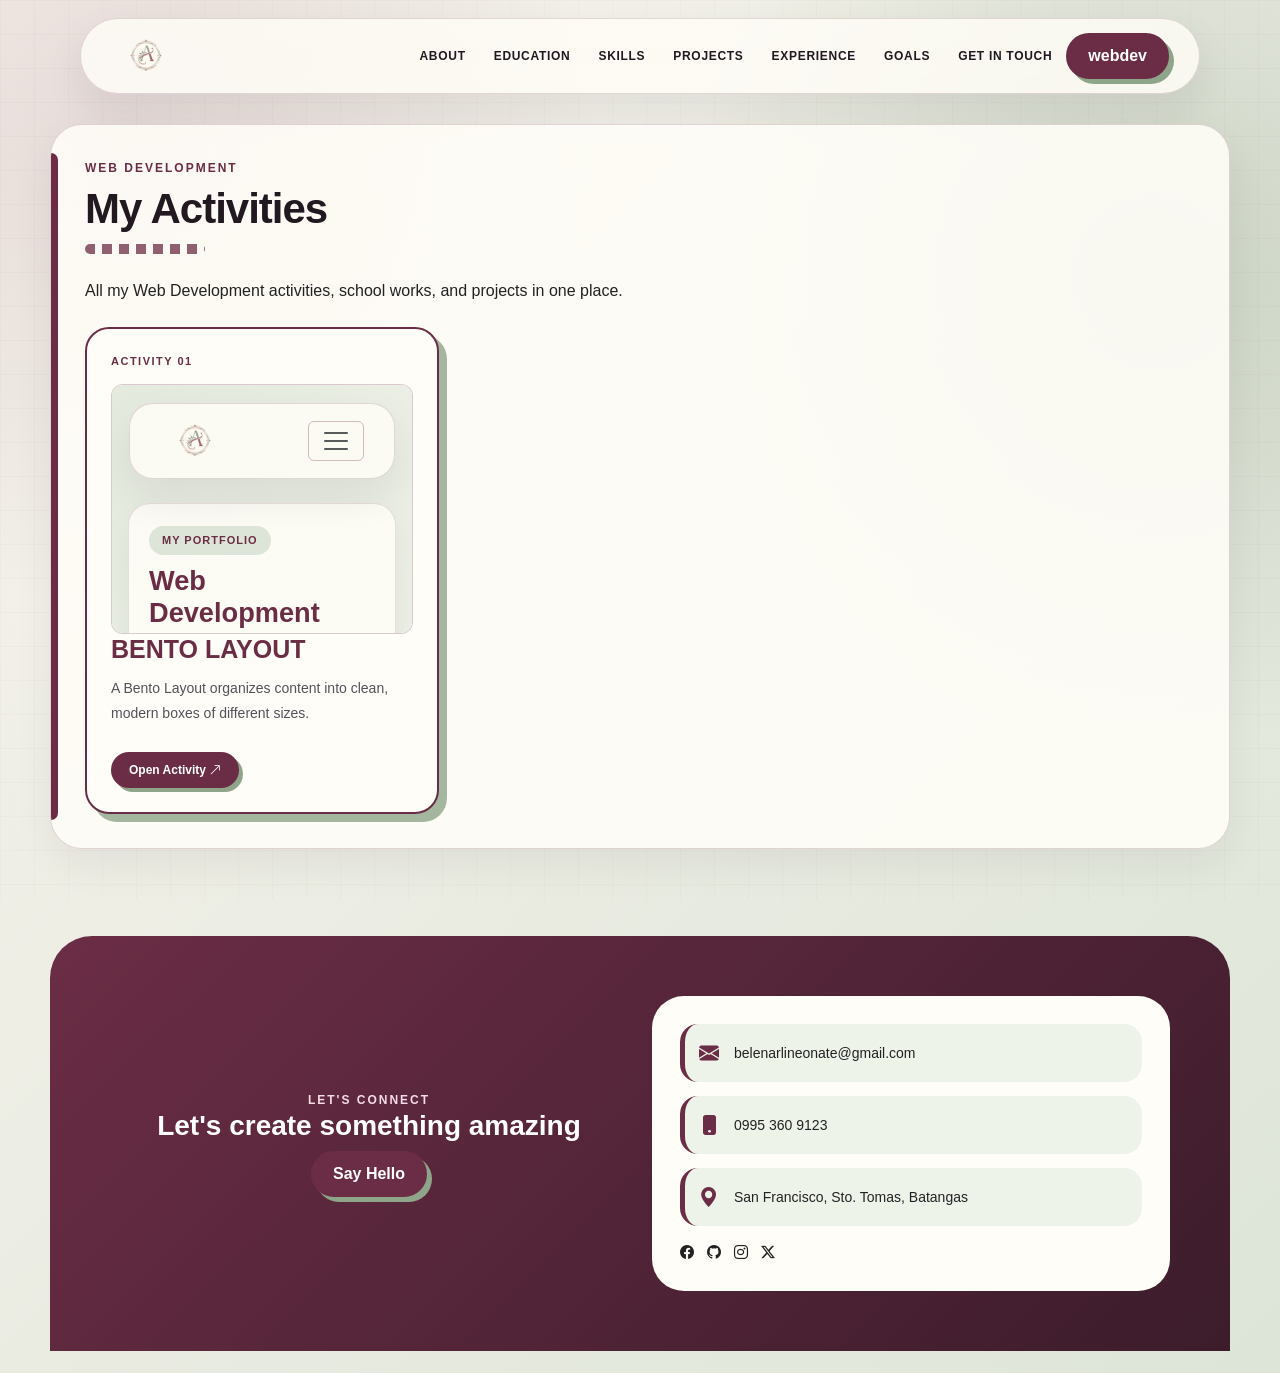
<file: activity1/webdev.html>
<!DOCTYPE html>
<html lang="en">
<head>
  <meta charset="UTF-8">
  <meta name="viewport" content="width=device-width, initial-scale=1.0">
  <title>WebDev | My Activities</title>

  <!-- Bootstrap -->
  <link href="https://cdn.jsdelivr.net/npm/bootstrap@5.3.8/dist/css/bootstrap.min.css" rel="stylesheet">
  <link rel="stylesheet" href="https://cdn.jsdelivr.net/npm/bootstrap-icons@1.13.1/font/bootstrap-icons.min.css">

  <style>
    :root {
      --primary: #8FA58A;
      --secondary: #DDE5D8;
      --text: #222222;
      --accent: #6B2D45;
      --paper: #fffdf7;
      --ink: #221820;
      --soft: #eef3ea;
      --line: rgba(107,45,69,0.25);
    }

    * {
      box-sizing: border-box;
    }

    html {
      scroll-behavior: smooth;
    }

    body {
      margin: 0;
      min-height: 100vh;
      display: flex;
      flex-direction: column;
      overflow-x: hidden;
      font-family: Arial, sans-serif;
      color: var(--text);
      background:
        radial-gradient(circle at 10% 10%, rgba(107,45,69,0.12), transparent 28%),
        radial-gradient(circle at 90% 20%, rgba(143,165,138,0.35), transparent 30%),
        linear-gradient(135deg, #f8f3ed, var(--secondary));
    }

    body::before {
      content: "";
      position: fixed;
      inset: 0;
      pointer-events: none;
      opacity: 0.35;
      background-image:
        linear-gradient(rgba(107,45,69,0.07) 1px, transparent 1px),
        linear-gradient(90deg, rgba(107,45,69,0.07) 1px, transparent 1px);
      background-size: 34px 34px;
      z-index: -1;
    }

    /* NAVBAR — matching index.html */
    .navbar {
      margin: 18px auto 0;
      width: min(1120px, calc(100% - 34px));
      padding: 10px 18px;
      background: rgba(255,253,247,0.82);
      backdrop-filter: blur(14px);
      border: 1px solid rgba(107,45,69,0.18);
      border-radius: 999px;
      box-shadow: 0 18px 40px rgba(34,24,32,0.08);
    }

    .logo {
      width: 70px;
      height: 44px;
      object-fit: contain;
    }

    .nav-link {
      color: var(--ink);
      font-size: 12px;
      margin: 0 6px;
      font-weight: 800;
      letter-spacing: 0.7px;
      text-transform: uppercase;
    }

    .nav-link:hover,
    .nav-link.active {
      color: var(--accent);
    }

    .btn-green {
      background: var(--accent);
      color: white;
      border-radius: 999px;
      padding: 9px 20px;
      border: 2px solid var(--accent);
      font-weight: 800;
      box-shadow: 5px 5px 0 var(--primary);
      text-decoration: none;
      display: inline-block;
    }

    .btn-green:hover {
      background: #3c1c2b;
      color: white;
    }

    /* PAGE CONTENT */
    .section-card {
      width: min(1180px, calc(100% - 34px));
      margin: 30px auto;
      background: rgba(255,253,247,0.88);
      border: 1px solid rgba(107,45,69,0.20);
      border-radius: 32px;
      padding: 34px;
      box-shadow: 0 16px 42px rgba(34,24,32,0.06);
      position: relative;
      overflow: hidden;
      flex: 1;
    }

    .section-card::before {
      content: "";
      position: absolute;
      left: 0;
      top: 28px;
      bottom: 28px;
      width: 7px;
      background: var(--accent);
      border-radius: 0 20px 20px 0;
    }

    .section-label {
      color: var(--accent);
      font-weight: 900;
      font-size: 12px;
      letter-spacing: 2px;
      text-transform: uppercase;
      margin-bottom: 7px;
    }

    .section-title {
      font-weight: 900;
      margin-bottom: 25px;
      color: var(--ink);
      font-size: clamp(25px, 4vw, 42px);
      letter-spacing: -1px;
    }

    .section-title::after {
      content: "";
      width: 120px;
      height: 10px;
      background: repeating-linear-gradient(
        90deg,
        var(--accent) 0 10px,
        transparent 10px 17px
      );
      display: block;
      margin-top: 10px;
      border-radius: 10px;
      opacity: 0.75;
    }

    /* ONE ACTIVITY CARD */
    .activity-card {
      height: 100%;
      background: var(--paper);
      border: 2px solid var(--accent);
      border-radius: 24px;
      padding: 24px;
      box-shadow: 8px 8px 0 rgba(143,165,138,0.8);
      transition: transform 0.2s;
    }

    .activity-card:hover {
      transform: translateY(-4px);
    }

    .activity-number {
      display: block;
      color: var(--accent);
      font-size: 11px;
      font-weight: 900;
      letter-spacing: 1.5px;
      text-transform: uppercase;
      margin-bottom: 14px;
    }

    .activity-icon {
      width: 58px;
      height: 58px;
      display: flex;
      align-items: center;
      justify-content: center;
      background: var(--soft);
      border: 1px solid rgba(107,45,69,0.14);
      border-radius: 18px;
      color: var(--accent);
      font-size: 28px;
      margin-bottom: 18px;
    }

    .activity-card h3 {
      color: var(--accent);
      font-weight: 900;
      font-size: 25px;
      margin-bottom: 12px;
    }

    .activity-card p {
      line-height: 1.8;
      color: #55515a;
      font-size: 14px;
    }

    .activity-link {
      display: inline-block;
      margin-top: 10px;
      background: var(--accent);
      color: white;
      border-radius: 999px;
      padding: 9px 18px;
      font-size: 12px;
      font-weight: 800;
      text-decoration: none;
      box-shadow: 4px 4px 0 var(--primary);
    }

    .activity-link:hover {
      background: #3c1c2b;
      color: white;
    }

    /* FOOTER — matching index.html */
    .footer {
      margin-top: auto;
      text-align: center;
      padding: 24px;
      font-size: 14px;
      background: #3c1c2b;
      color: white;
    }


/* CONTACT SECTION */
.contact-section {
  width: min(1180px, calc(100% - 34px));
  margin: 35px auto 0;
  background: linear-gradient(135deg, var(--accent), #3c1c2b);
  color: white;
  border-radius: 42px 42px 0 0;
  padding: 60px;
  position: relative;
  overflow: hidden;
}

.contact-section .section-label {
  color: #f5dce7;
}

.contact-box {
  background: var(--paper);
  color: var(--text);
  padding: 28px;
  border-radius: 32px;
  box-shadow: none;
}

.contact-mini {
  display: flex;
  align-items: center;
  gap: 15px;
  margin-bottom: 14px;
  background: var(--soft);
  padding: 14px;
  border-radius: 18px;
  border-left: 5px solid var(--accent);
  overflow-wrap: anywhere;
}

.contact-mini i {
  color: var(--accent);
  font-size: 20px;
  flex-shrink: 0;
}

/* SOCIAL LINKS */
.contact-box .social {
  display: flex;
  flex-wrap: wrap;
  gap: 13px;
}

.contact-box .social a {
  width: 42px;
  height: 42px;
  display: inline-flex;
  align-items: center;
  justify-content: center;
  background: var(--paper);
  border: 1px solid var(--line);
  border-radius: 50%;
  color: var(--accent);
  text-decoration: none;
  font-size: 18px;
  transition: background 0.2s ease, color 0.2s ease;
}

.contact-box .social a:hover {
  background: var(--accent);
  color: white;
}

/* FOOTER BAR */
.footer {
  background: transparent;
  color: var(--text);
  width: 100%;
  margin: 0;
  padding: 22px 16px;
  text-align: center;
  font-size: 14px;
  border: none;
  box-shadow: none;
}

.footer p {
  margin: 0;
}

/* RESPONSIVE */
@media (max-width: 768px) {
  .contact-section {
    padding: 38px 24px;
    border-radius: 30px 30px 0 0;
  }

  .contact-box {
    padding: 20px;
  }

  .contact-mini {
    font-size: 13px;
  }
}


    /* RESPONSIVE */
    @media (max-width: 768px) {
      .navbar {
        border-radius: 24px;
      }

      .section-card {
        padding: 26px 22px;
      }
    }
.activity-preview {
  width: 100%;
  height: 250px;
  overflow: hidden;
  border-radius: 12px;
  border: 1px solid var(--line);
  background: white;
}

.activity-preview iframe {
  width: 100%;
  height: 100%;
  border: none;
  overflow-y: auto;
}
  </style>
</head>

<body>

  <!-- NAVBAR -->
  <nav class="navbar navbar-expand-lg">
    <div class="container-fluid">

      <!-- Palitan ang images/logo.png kung iba ang logo path mo -->
      <a class="navbar-brand d-flex align-items-center" href="index.html" aria-label="Home">
        <img src="assets/logo.png" alt="Logo" class="logo">
      </a>

      <button
        class="navbar-toggler"
        type="button"
        data-bs-toggle="collapse"
        data-bs-target="#mainNavbar"
        aria-controls="mainNavbar"
        aria-expanded="false"
        aria-label="Toggle navigation"
      >
        <span class="navbar-toggler-icon"></span>
      </button>


    <div class="collapse navbar-collapse justify-content-end" id="navMenu">
      <ul class="navbar-nav align-items-center">
        <li class="nav-item"><a class="nav-link" href="index1.html">About</a></li>
        <li class="nav-item"><a class="nav-link" href="index1.html">Education</a></li>
        <li class="nav-item"><a class="nav-link" href="index1.html#skills">Skills</a></li>
        <li class="nav-item"><a class="nav-link" href="index1.html#projects">Projects</a></li>
        <li class="nav-item"><a class="nav-link" href="index1.html#experience">Experience</a></li>
        <li class="nav-item"><a class="nav-link" href="index1.html#goals">Goals</a></li>
                <li class="nav-item"><a class="nav-link" href="index1.html#contact">Get in Touch</a></li>
        <li class="nav-item"><a class="btn btn-green" href="webdev.html">webdev</a></li>
      </ul>
    </div>
  </nav>

    </div>
  </nav>

  <!-- ACTIVITIES SECTION -->
  <main class="section-card">

    <div class="section-label">Web Development</div>
    <h1 class="section-title">My Activities</h1>

    <p class="mb-4">
      All my Web Development activities, school works, and projects in one place.
    </p>

    <div class="row g-4">

      <!-- ACTIVITY 01 ONLY -->
      <div class="col-12 col-md-6 col-lg-4">
        <article class="activity-card">

          <span class="activity-number">Activity 01</span>

<div class="activity-preview">
  <iframe src="gallery.html" title="Gallery Preview"></iframe>
</div>

          <h3>BENTO LAYOUT</h3>

          <p>
            A Bento Layout organizes content into clean, modern boxes of different sizes.
          </p>

          <a href="gallery.html" class="activity-link">
            Open Activity <i class="bi bi-arrow-up-right"></i>
          </a>

        </article>
      </div>

    </div>
  </main>

  <!-- FOOTER -->
  <footer class="footer">
    <section class="contact-section" id="contact">
    <div class="row align-items-center">
      <div class="col-md-6">
        <p class="section-label">LET'S CONNECT</p>
        <h3 class="fw-bold">Let's create something amazing</h3>

        <a href="#" class="btn btn-green">Say Hello</a>
      </div>

      <div class="col-md-6 mt-4 mt-md-0">
        <div class="contact-box">
          <div class="contact-mini">
            <i class="bi bi-envelope-fill"></i>
            <span>belenarlineonate@gmail.com</span>
          </div>

          <div class="contact-mini">
            <i class="bi bi-phone-fill"></i>
            <span>0995 360 9123</span>
          </div>

          <div class="contact-mini">
            <i class="bi bi-geo-alt-fill"></i>
            <span>San Francisco, Sto. Tomas, Batangas</span>
          </div>

          <div class="social mt-3">
            <i class="bi bi-facebook"></i>
            <i class="bi bi-github"></i>
            <i class="bi bi-instagram"></i>
            <i class="bi bi-twitter-x"></i>
          </div>
        </div>
      </div>
    </div>
  </section>
  </footer>

  <script src="https://cdn.jsdelivr.net/npm/bootstrap@5.3.8/dist/js/bootstrap.bundle.min.js"></script>
</body>
</html>
</file>
